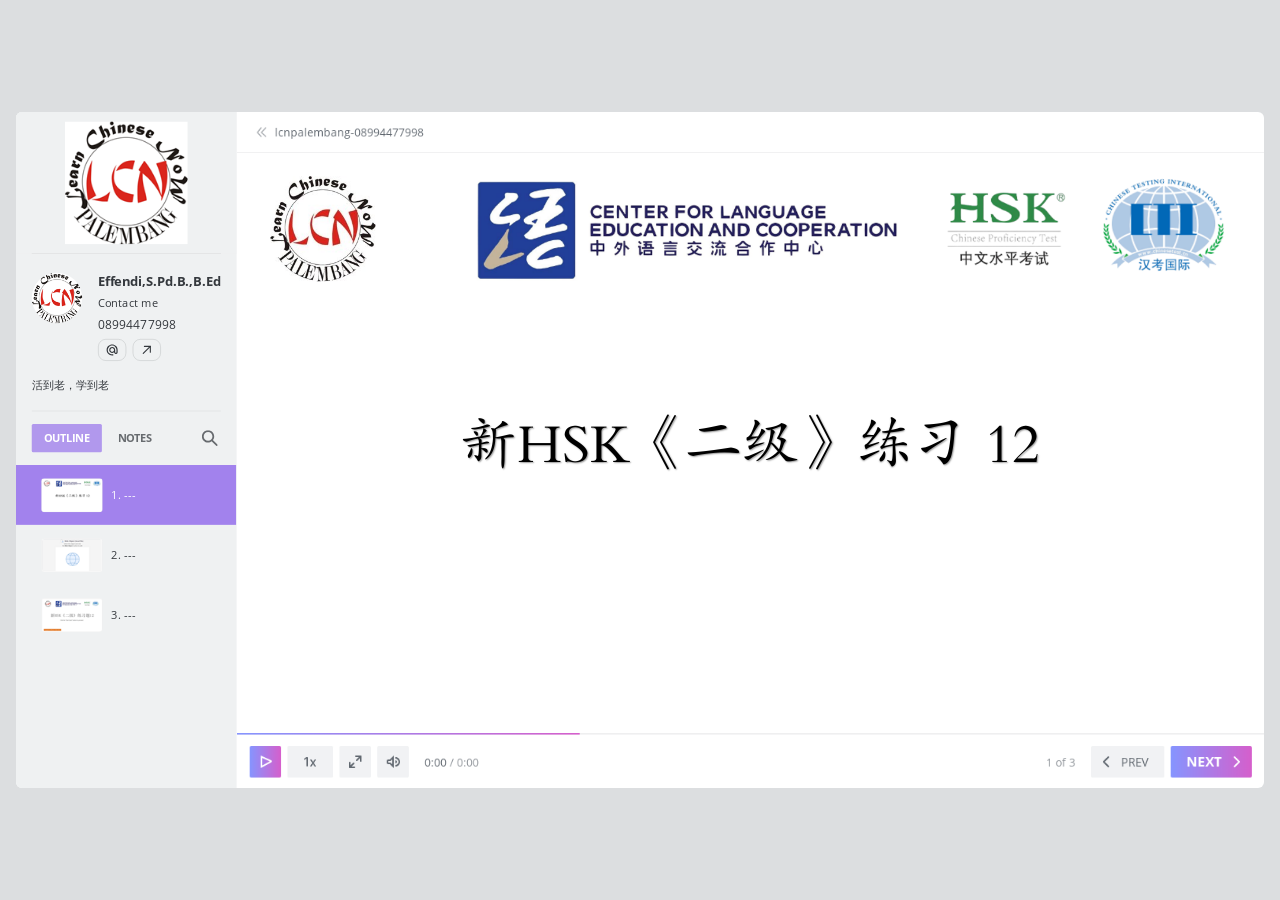
<file: index.html>
<!DOCTYPE html>
<!-- Created with iSpring --><!-- 1576 864 --><!--version 11.7.0.5 --><!--type html --><!--mainFolder ./ -->
<html style=background-color:#dcdee0;>
<head>
    <meta http-equiv="Content-Type" content="text/html;charset=utf-8"/><meta name="viewport" content="width=device-width,initial-scale=1,minimum-scale=1,maximum-scale=1,user-scalable=no"/><meta name="format-detection" content="telephone=no"/><meta name="apple-mobile-web-app-capable" content="yes"/><meta name="apple-mobile-web-app-status-bar-style" content="black"/><meta http-equiv="X-UA-Compatible" content="IE=edge"/><meta name="msapplication-tap-highlight" content="no"/><title>NEW HSK2 LESSON 12</title><link rel="apple-touch-icon-precomposed" href="data/apple-touch-icon.png"/><link rel="shortcut icon" type="image/ico" href="data/favicon.ico"/><style>body {background-color:#dcdee0;}#spr0_1453fa {display:none;}</style>
    
    
    <style>
		#playerView {
			position:absolute;
			-webkit-tap-highlight-color:rgba(0,0,0,0);
			-webkit-user-select:none;
			-moz-user-select:none;
			-webkit-touch-callout:none;
			-webkit-user-drag:none;
		}
		#playerView * {
			position:absolute;
		}
		#preloader {
			width: 50px;
			height: 50px;
			position: absolute;
			top: 0;
			left: 0;
			bottom: 0;
			right: 0;
			margin: auto;
			border-radius: 10px;
			background-color: rgba(0, 0, 0, 0.5);
		}

		#preloader::after {
			content: '';
			position: absolute;
			background: url([data-uri]);
			background-size: cover;
			top: 0;
			left: 0;
			bottom: 0;
			right: 0;
			animation: preloader_spin 1s infinite linear;
			-webkit-animation: preloader_spin 1s infinite linear;
		}

		@keyframes preloader_spin { 0% {transform: rotate(0deg);} 100% {transform: rotate(360deg);} }
		@-webkit-keyframes preloader_spin { 0% {-webkit-transform: rotate(0deg);} 100% {-webkit-transform: rotate(360deg);}}
    </style>
</head>
<body>
	<div id="preloader"></div>
	<script src="data/browsersupport.js?16234AFF"></script>
	<script src="data/player.js?16234AFF"></script>
    <div id="content"></div>
    <div id="spr0_1453fa"></div>
    <script>
		document.addEventListener("DOMContentLoaded", () => (function(startup){
			function start(savedPresentationState)
			{
				var presInfo = "eNrVWktv28gd/yqEitwsRZSol3to+VJMmBa1ImUnmwQCJY6kWVOkwoccr2EgRS9Fu+eee9qeCuyhl+7203R3u731K/Q/M6REino5zRaoEVvSzG/+79dQeSjh0nnpgW9I3U5DrZZVpVsvC6JcL3fUhlRu8rLQbDWEqsI3HktnpQjAPfWGuzAva5yumqbR4/gabEzIjjvxlraLFmPbm5Wr7U5HEFqtTqcN+3elc77Wrp6V5qXzVg1eJ4Cf+AEyl8GIr9drVaEJsOWqdF6r8s2zUkzkwmEY4wiNeL7SqlRHjV8SSOn89UPJg111OkWeg8/MSt+pSJUzqaI6APgCtmTfi+xJxC0QLIxh4Z9//e7H333zrw+/+fffv/rxL1+z90yu0jyKludvnr95PsZRxb1/8zyrB2DQlmq/ni1s7FYm/[base64]//Aaq/Pcffv/Dt1/99O2fv//wh5++++0Pf/sTq/dLegBRjcj7SrXKUwJCpSV0WkIDqr3QaNVaNVTmeVKGcGK/128TGzNzOMnhKvsRktOsdjCPYPoOrEBJhHN7icJkyWT0rtnLffJyy16n7OXOZ+C86VvtltgV2s1yq1mtloWmzJc7fKNabnaaXbmqNtS2KOwwfW2n6Wv7TV97oun/3wz7QG1x54/4URXUjNfK3/[base64]/[base64]/aU9wREUZKgF0f2S3E1MQ9cUOnAQAioM6ciLNnTESYRXKEdNrLVrqvJR1C78FQpyxBRFramNJxCz0PsoR6Eu1Nt15YkUdqjVpT9PpFNUSKgJbUE9hYwO16j/xmFLe7bP4YqsqGr12HnasfZQOMkajELBI00easlR7gFe2MG9FEeR7+WFcNAsQADuQAbMAgh2MDYbFlIO7WansSUdydmN/s1GV5bz+2/XMrwYiIqm9qwDYqz9msrCt//nwtBczxm23WnWFClLqXrMsJRIMUpbMK1KzadQKnj5tAjZJlEU5SQ6IZr4nrMnXjakIGm6wseSKooGg3zjaHHapld020eJtcdxHyPSxyXoDiJFcU6g9Ei6lBcFvtu3PUQfJXn2Cs/sCPvele8Q6PjeJDchMtosAx8yLgwlm3JCnj12kZPOIwuGXwIC8pCSsPACudijDyLm/p1uj5G7vlavcIjhfDrFUIQsM402l3BY7IF66XJys4dVI44o6SyyD0Wvb8chygLJ4hgiaWBHqEimH6BVcXWA7rDn5GhTK/TixRgFYRZK1w3PvS9SIeoH2YVr340XSGYm32eHKWx37QV277cmywX2cHiLPTkOI3+Bv6QmVlMnJKL6zCxrf87xbO7Cb3SN0R1yVGCN0VqBRexG2EUrtJbGoxpuwUJkB5P5+tHJHDCejVNX0oums2FJNBUjHU2jrO6kpWY/9/wIhTsdmnMOiSUUaN7U37lxDYz9tfLbpoxw5G7kGlMHheyOm3xI5UwITPw4CJFFjl1naWVV2MML0i/ExP8lvsKTJNUIz740EmVZNU1N0tWRONDEkS5Kqj6SRPlyZBkjSX2h9Uiv8bkI/s0RN0Yz7HnYm3H+lC7QJxHk+fNeWoZlGVejvthTdSAl+aDagiNZeuBQT7zWXoiWZvRG0hDO90zyFcA6+7nUWgdImKplab0X5KA4mUBhwGPsQqWBQTyKQIHDh6ECqaQUHdPOMvpr1Sx/uVuvoaIZoNJgwDSiJ4lYsYN9zrODgCpVOJcxQk99aSWWIIYgdfkAuj9QrzdoUkSwHxf1NS+13kjtiVTGZFnTNevV6Mqg2ltx4HFgbTtnP1pKD9HqGYMrUc8TmU5PpgLSmzDXqINR/8KwDKYBSyiOfq1RPEa8NeqNjO5INoYwEiWO4559NlRNZsDhlaQOnpGofWYZFoiXbpnPCvSugdwuh9F8PuCwGxGkvhIHl0wReaDCgjK60awL8u1QgKDIO9wdjuYcNmHCgSxCK9uNWUynOcqoWpYoX1yBHUaKIQ/pG3MoWZqlE6Mq/[base64]/[base64]/sMrx9z3l+xNnOyvYmZHCbkLsHdw97DnboHvEtFYd8c8DZUZKBSVUAkurLZ5WdbHNpvc/tdhShxTI6xoGYKZFyPzMSlfs5naLIITamDKPLAIa0T2POEMPVhdWbE426FuDJhj3K6yS9n2Dij2OYTHSyoetiH8qhpJF0NuHeAtkfhts4FUo+rZfk/7wUNl9CJ1KyJBZ+OrxsUD0D5OnSouFzmwmSXta2oDeqZGoW6b43aBziKKFFg+/[base64]/dzkzTyWObAmST/EmR2FUhLJjt19OvbogKGwl133bAGP/48DWDsQtQkhkQruxzJlhX9EL0+PgfgUmA2Q==";
				PresentationPlayer.start(presInfo, "content", "playerView", onPlayerInit, savedPresentationState);
				function onPlayerInit(player)
				{
					(function(player){
	(function(player)
{
	function findConnector(win)
	{
		var retries = 0;
		while (!win.ispringPresentationConnector && win.parent && win.parent != win)
		{
			++retries;
			if (retries > 7)
			{
				return null;
			}

			win = win.parent;
		}
		return win.ispringPresentationConnector;
	}

	function getConnector()
	{
		var api = findConnector(window);
		if (!api && window.opener && (typeof(window.opener) != "undefined"))
		{
			api = findConnector(window.opener);
		}
		return api;
	}

	try
	{
		var connector = getConnector();
		if (connector)
		{
			connector.register(player);
		}
	}
	catch (e) {}
})(player);

})(player);

					var preloader = document.getElementById("preloader");
					preloader.parentNode.removeChild(preloader);
				}
			}

			if (startup)
				startup(start);
			else
				start();
		})());
    </script>
</body>
</html>
</file>
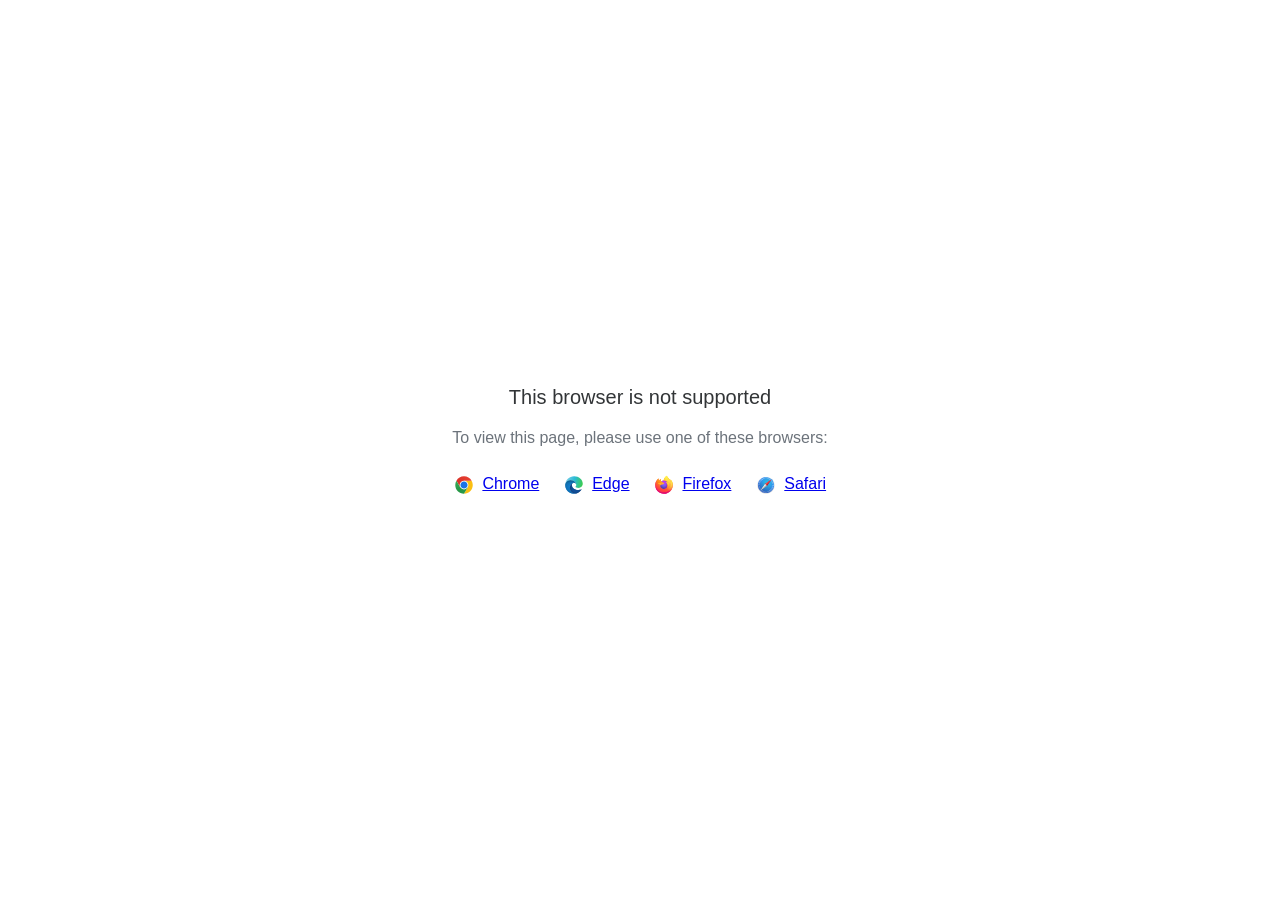
<file: data/html5-unsupported.html>
<html>
<head>
    <meta http-equiv="Content-Type" content="text/html;charset=utf-8"/>
    <meta name="viewport" content="width=device-width,initial-scale=1,maximum-scale=1">
    <meta name="format-detection" content="telephone=no">
    <meta name="apple-mobile-web-app-capable" content="yes">
    <meta name="apple-mobile-web-app-status-bar-style" content="black">
    <meta http-equiv="X-UA-Compatible" content="IE=edge">
    <meta name="msapplication-tap-highlight" content="no" />
    <title>Page Not Available</title>
    <style>
        body {
            background: #fff;
        }

        .banner {
            position: absolute;
            top: 50%;
            left: 50%;
            margin-left: -235px;
            margin-top: -67px;
            width: 470px;
            text-align: center;
            font-family: Roboto, Arial, Helvetica, sans-serif;
        }

        .title {
            margin-bottom: 16px;
            font-size: 20px;
            font-weight: 500;
            color: #323537;
            line-height: 28px;
        }

        .text {
            margin-bottom: 26px;
            font-size: 16px;
            color: #6C737B;
            line-height: 22px;
        }

        .browsers svg, .browsers a {
            display: inline-block;
            vertical-align: top;
        }

        .browsers a {
            font-size: 16px;
            margin-right: 20px;
            margin-left: 4px;
        }

        .browsers :last-child {
            margin-right: 0;
        }
    </style>
</head>
<body>
    <div class="banner">
        <div class="title">This browser is not supported</div>
        <div class="text">To view this page, please use one of these browsers:</div>
        <div class="browsers">
            <svg width="20" height="20" viewBox="0 0 20 20" fill="none" xmlns="http://www.w3.org/2000/svg">
                <path d="M10.0001 10.0001L13.789 12.1875L10.0001 18.7501C14.8326 18.7501 18.7501 14.8326 18.7501 10.0001C18.7501 8.40581 18.3216 6.91244 17.5766 5.625H10L10.0001 10.0001Z" fill="#FBBF12"/>
                <path d="M9.99999 1.25C6.76136 1.25 3.93585 3.01077 2.42285 5.6261L6.21103 12.1876L9.99999 10.0001V5.62507H17.5766C16.0634 3.01039 13.2382 1.25 9.99999 1.25Z" fill="url(#paint0_linear_579_2699)"/>
                <path d="M1.25005 10C1.25005 14.8325 5.16742 18.75 10 18.75L13.789 12.1875L10 10L6.21109 12.1875L2.42291 5.62598C1.67833 6.91306 1.25 8.40588 1.25 9.99988" fill="url(#paint1_linear_579_2699)"/>
                <path d="M14.3751 10.0001C14.3751 12.4163 12.4163 14.3751 10.0001 14.3751C7.58381 14.3751 5.625 12.4163 5.625 10.0001C5.625 7.58381 7.58381 5.625 10.0001 5.625C12.4163 5.625 14.3751 7.58381 14.3751 10.0001Z" fill="white"/>
                <path d="M13.5548 10.0001C13.5548 11.9633 11.9633 13.5548 10.0001 13.5548C8.03686 13.5548 6.44531 11.9633 6.44531 10.0001C6.44531 8.03686 8.03686 6.44531 10.0001 6.44531C11.9633 6.44531 13.5548 8.03686 13.5548 10.0001Z" fill="#1A73E8"/>
                <defs>
                    <linearGradient id="paint0_linear_579_2699" x1="5.04786" y1="6.71874" x2="12.965" y2="6.71874" gradientUnits="userSpaceOnUse">
                        <stop stop-color="#DB3328"/>
                        <stop offset="1" stop-color="#E53D30"/>
                    </linearGradient>
                    <linearGradient id="paint1_linear_579_2699" x1="4.58454" y1="7.18406" x2="7.82938" y2="12.8043" gradientUnits="userSpaceOnUse">
                        <stop stop-color="#32A651"/>
                        <stop offset="1" stop-color="#279847"/>
                    </linearGradient>
                </defs>
            </svg>
            <a href="https://www.google.com/chrome">Chrome</a>
            <svg width="20" height="20" viewBox="0 0 20 20" fill="none" xmlns="http://www.w3.org/2000/svg">
                <path d="M12.2449 9.92045C12.2449 8.25 10.5088 5.36648 6.59777 5.36648C2.68671 5.36648 1.25 8.62784 1.25 10.0199C1.25 5.0483 5.30074 1.25 10.1097 1.25C14.9188 1.25 18.75 4.84943 18.75 8.50852C18.75 11.7699 16.2956 12.9034 14.3002 12.9034C12.9832 12.9034 11.4866 12.4659 11.4866 11.7699C11.4866 11.233 12.2449 11.233 12.2449 9.92045Z" fill="url(#paint0_linear_579_2709)"/>
                <path d="M6.59777 5.36646C10.5088 5.36646 12.2449 8.24998 12.2449 9.92043C12.2449 9.93342 12.2448 9.94627 12.2446 9.95901C12.2249 8.84657 11.4738 7.79259 9.99002 7.79259C8.11431 7.79259 5.5801 10.338 5.91933 13.5C6.19087 16.031 8.33381 19.4261 12.9832 18.2329C12.9832 18.2329 12.1052 18.75 9.6508 18.75C5.30074 18.75 1.25 14.7727 1.25 10.2187C1.25 10.0981 1.25184 9.97975 1.25555 9.8637C1.35584 8.39889 2.82648 5.36646 6.59777 5.36646Z" fill="url(#paint1_linear_579_2709)"/>
                <path d="M6.59777 5.36646C10.5088 5.36646 12.2449 8.24998 12.2449 9.92043C12.2449 9.93342 12.2448 9.94627 12.2446 9.95901C12.2249 8.84657 11.4738 7.79259 9.99002 7.79259C8.11431 7.79259 5.5801 10.338 5.91933 13.5C6.19087 16.031 8.33381 19.4261 12.9832 18.2329C12.9832 18.2329 12.1052 18.75 9.6508 18.75C5.30074 18.75 1.25 14.7727 1.25 10.2187C1.25 10.0981 1.25184 9.97975 1.25555 9.8637C1.35584 8.39889 2.82648 5.36646 6.59777 5.36646Z" fill="url(#paint2_radial_579_2709)"/>
                <path d="M12.4415 18.4371C14.9324 17.7576 16.712 15.6377 17.0338 15.2101C17.393 14.7328 17.4928 14.4345 17.393 14.3351C17.2932 14.2357 17.1536 14.2555 16.7944 14.4345C16.4352 14.6135 14.32 15.4885 11.9056 14.7527C9.49107 14.0169 7.83486 12.1078 7.83486 9.99987C7.83486 8.36919 9.23166 7.79248 9.98993 7.79248C8.11422 7.79248 5.58001 10.3379 5.91923 13.4999C6.19077 16.0309 8.33371 19.426 12.9831 18.2328C12.9831 18.2328 12.821 18.3283 12.4415 18.4371Z" fill="#0E458A"/>
                <path d="M12.4415 18.4371C14.9324 17.7576 16.712 15.6377 17.0338 15.2101C17.393 14.7328 17.4928 14.4345 17.393 14.3351C17.2932 14.2357 17.1536 14.2555 16.7944 14.4345C16.4352 14.6135 14.32 15.4885 11.9056 14.7527C9.49107 14.0169 7.83486 12.1078 7.83486 9.99987C7.83486 8.36919 9.23166 7.79248 9.98993 7.79248C8.11422 7.79248 5.58001 10.3379 5.91923 13.4999C6.19077 16.0309 8.33371 19.426 12.9831 18.2328C12.9831 18.2328 12.821 18.3283 12.4415 18.4371Z" fill="url(#paint3_radial_579_2709)"/>
                <defs>
                    <linearGradient id="paint0_linear_579_2709" x1="17.7323" y1="11.5909" x2="0.61762" y2="7.54779" gradientUnits="userSpaceOnUse">
                        <stop stop-color="#3BCC50"/>
                        <stop offset="0.489583" stop-color="#2ABAD6"/>
                        <stop offset="1" stop-color="#7DCFE7"/>
                    </linearGradient>
                    <linearGradient id="paint1_linear_579_2709" x1="7.11659" y1="5.36646" x2="7.11659" y2="18.75" gradientUnits="userSpaceOnUse">
                        <stop stop-color="#035989"/>
                        <stop offset="0.265625" stop-color="#1175B6"/>
                        <stop offset="1" stop-color="#0470CF"/>
                    </linearGradient>
                    <radialGradient id="paint2_radial_579_2709" cx="0" cy="0" r="1" gradientUnits="userSpaceOnUse" gradientTransform="translate(6.83723 11.8693) rotate(59.2143) scale(5.92595 5.93561)">
                        <stop stop-color="#1284D8"/>
                        <stop offset="0.813899" stop-color="#1170B2" stop-opacity="0.767762"/>
                        <stop offset="1" stop-color="#0E649B" stop-opacity="0.65"/>
                    </radialGradient>
                    <radialGradient id="paint3_radial_579_2709" cx="0" cy="0" r="1" gradientUnits="userSpaceOnUse" gradientTransform="translate(11.6661 13.4999) rotate(77.9982) scale(4.79806 5.18015)">
                        <stop stop-color="#104890"/>
                        <stop offset="0.69943" stop-color="#12529E" stop-opacity="0.70624"/>
                        <stop offset="1" stop-color="#0E4584" stop-opacity="0.58"/>
                    </radialGradient>
                </defs>
            </svg>
            <a href="https://www.microsoft.com/edge">Edge</a>
            <svg width="20" height="20" viewBox="0 0 20 20" fill="none" xmlns="http://www.w3.org/2000/svg">
                <path d="M18.1191 6.70405C17.7385 5.78587 16.967 4.79462 16.3615 4.4815C16.8544 5.4501 17.1395 6.42162 17.2485 7.14652C17.2485 7.14652 17.2485 7.15163 17.2503 7.16113C16.2598 4.6861 14.5798 3.68791 13.2079 1.51504C13.1383 1.40543 13.069 1.29582 13.0012 1.17854C12.963 1.1124 12.932 1.05248 12.905 0.995851C12.8481 0.885984 12.8042 0.76987 12.7741 0.649844C12.7743 0.644144 12.7725 0.638558 12.7688 0.63417C12.7652 0.629782 12.7601 0.626904 12.7544 0.626094C12.749 0.624635 12.7434 0.624635 12.738 0.626094C12.7366 0.626756 12.7352 0.627617 12.734 0.628652C12.7318 0.628652 12.7296 0.63121 12.7274 0.63194L12.7311 0.627191C10.5302 1.91914 9.78353 4.30904 9.71499 5.5049C8.83549 5.56518 7.99455 5.88974 7.30189 6.43623C7.22949 6.37488 7.15379 6.31755 7.07512 6.26451C6.87551 5.56419 6.86708 4.82302 7.0507 4.11832C6.15057 4.52936 5.45059 5.17789 4.94165 5.75189H4.93764C4.5902 5.31089 4.61463 3.85634 4.63432 3.55272C4.63031 3.53372 4.37547 3.68535 4.34266 3.70837C4.03608 3.92756 3.7495 4.17357 3.48628 4.4435C3.18675 4.74784 2.9131 5.07672 2.66818 5.42671C2.1047 6.22702 1.70509 7.13132 1.49244 8.08735C1.48843 8.10635 1.48478 8.12608 1.48077 8.14544C1.46437 8.22254 1.40494 8.60946 1.39437 8.6935V8.71286C1.3169 9.11266 1.26865 9.5176 1.25 9.92444V9.96938C1.25 14.8186 5.17279 18.75 10.0114 18.75C14.345 18.75 17.943 15.5968 18.6477 11.455C18.6623 11.3428 18.6743 11.2295 18.6875 11.1163C18.8617 9.61022 18.6681 8.02743 18.1191 6.70405ZM8.02046 13.5774C8.06129 13.5968 8.09994 13.6183 8.14186 13.6373L8.14769 13.641C8.10577 13.6205 8.06311 13.5993 8.02082 13.5774H8.02046ZM17.251 7.16515V7.15675V7.16625V7.16515Z" fill="url(#paint0_linear_579_2717)"/>
                <path d="M18.119 6.704C17.7384 5.78582 16.9669 4.79457 16.3614 4.48145C16.8543 5.45005 17.1394 6.42157 17.2484 7.14647V7.16437C18.0752 9.41067 17.6246 11.695 16.9757 13.0907C15.9716 15.25 13.541 17.4635 9.73602 17.3557C5.62839 17.2388 2.0071 14.1802 1.33082 10.1776C1.20759 9.54586 1.33082 9.22543 1.39279 8.71281C1.31733 9.10778 1.28853 9.22214 1.25098 9.92439V9.96933C1.25098 14.8185 5.17377 18.7499 10.0124 18.7499C14.346 18.7499 17.944 15.5968 18.6487 11.4549C18.6633 11.3428 18.6753 11.2295 18.6884 11.1162C18.8616 9.61017 18.668 8.02738 18.119 6.704Z" fill="url(#paint1_radial_579_2717)"/>
                <path d="M18.119 6.704C17.7384 5.78582 16.9669 4.79457 16.3614 4.48145C16.8543 5.45005 17.1394 6.42157 17.2484 7.14647V7.16437C18.0752 9.41067 17.6246 11.695 16.9757 13.0907C15.9716 15.25 13.541 17.4635 9.73602 17.3557C5.62839 17.2388 2.0071 14.1802 1.33082 10.1776C1.20759 9.54586 1.33082 9.22543 1.39279 8.71281C1.31733 9.10778 1.28853 9.22214 1.25098 9.92439V9.96933C1.25098 14.8185 5.17377 18.7499 10.0124 18.7499C14.346 18.7499 17.944 15.5968 18.6487 11.4549C18.6633 11.3428 18.6753 11.2295 18.6884 11.1162C18.8616 9.61017 18.668 8.02738 18.119 6.704Z" fill="url(#paint2_radial_579_2717)"/>
                <path d="M13.8612 7.73587C13.8806 7.74939 13.8977 7.7629 13.9159 7.77642C13.696 7.38513 13.4221 7.02694 13.1022 6.71246C10.3788 3.98314 12.3884 0.794172 12.7271 0.631947L12.7307 0.627197C10.5298 1.91915 9.78314 4.30905 9.7146 5.50491C9.81668 5.49797 9.9184 5.4892 10.0223 5.4892C11.6647 5.4892 13.0953 6.39459 13.8612 7.73587Z" fill="url(#paint3_radial_579_2717)"/>
                <path d="M10.028 8.28118C10.0138 8.5004 9.24382 9.25307 8.97441 9.25307C6.48292 9.25307 6.07861 10.7635 6.07861 10.7635C6.18798 12.0357 7.07244 13.0833 8.14245 13.6375C8.19131 13.6627 8.24052 13.6854 8.28828 13.708C8.37396 13.7446 8.46 13.7811 8.54567 13.8136C8.91262 13.9433 9.29689 14.0172 9.68568 14.0329C14.0525 14.2382 14.8991 8.80001 11.7473 7.22087C12.5541 7.08021 13.3919 7.40575 13.8597 7.73495C13.0941 6.39367 11.6631 5.48828 10.0207 5.48828C9.91682 5.48828 9.81511 5.49705 9.71303 5.50399C8.83417 5.56502 7.99404 5.88994 7.30212 6.43642C7.43591 6.55005 7.58685 6.70131 7.90439 7.0148C8.5001 7.60378 10.0247 8.20993 10.028 8.28118Z" fill="url(#paint4_radial_579_2717)"/>
                <path d="M10.028 8.28118C10.0138 8.5004 9.24382 9.25307 8.97441 9.25307C6.48292 9.25307 6.07861 10.7635 6.07861 10.7635C6.18798 12.0357 7.07244 13.0833 8.14245 13.6375C8.19131 13.6627 8.24052 13.6854 8.28828 13.708C8.37396 13.7446 8.46 13.7811 8.54567 13.8136C8.91262 13.9433 9.29689 14.0172 9.68568 14.0329C14.0525 14.2382 14.8991 8.80001 11.7473 7.22087C12.5541 7.08021 13.3919 7.40575 13.8597 7.73495C13.0941 6.39367 11.6631 5.48828 10.0207 5.48828C9.91682 5.48828 9.81511 5.49705 9.71303 5.50399C8.83417 5.56502 7.99404 5.88994 7.30212 6.43642C7.43591 6.55005 7.58685 6.70131 7.90439 7.0148C8.5001 7.60378 10.0247 8.20993 10.028 8.28118Z" fill="url(#paint5_radial_579_2717)"/>
                <path d="M6.89479 6.14439C6.96588 6.19043 7.02421 6.22916 7.07708 6.2646C6.87746 5.56428 6.86903 4.82311 7.05265 4.11841C6.15252 4.52945 5.45255 5.17799 4.9436 5.75198C4.9848 5.75089 6.2557 5.72787 6.89479 6.14439Z" fill="url(#paint6_radial_579_2717)"/>
                <path d="M1.33119 10.1776C2.00747 14.1802 5.62876 17.2388 9.7393 17.3557C13.5443 17.4635 15.9735 15.25 16.979 13.0907C17.6279 11.6946 18.0785 9.41068 17.2517 7.16437V7.14756C17.2517 7.14976 17.2517 7.15268 17.2535 7.16218C17.5641 9.1962 16.532 11.1667 14.9184 12.4992C14.9167 12.5029 14.9152 12.5067 14.9137 12.5105C11.7692 15.0765 8.76042 14.0586 8.15123 13.6431C8.10893 13.6227 8.06628 13.6015 8.02399 13.5796C6.19056 12.7027 5.43334 11.0274 5.59558 9.5919C4.04797 9.5919 3.52007 8.28314 3.52007 8.28314C3.52007 8.28314 4.90982 7.29006 6.74143 8.1538C8.43778 8.95396 10.031 8.2835 10.031 8.28314C10.0277 8.21189 8.50304 7.60391 7.90842 7.01676C7.59088 6.70327 7.43995 6.55201 7.30615 6.43838C7.23375 6.37702 7.15805 6.3197 7.07939 6.26665C7.02725 6.23012 6.97001 6.19358 6.8971 6.14645C6.25801 5.72992 4.98711 5.75294 4.94518 5.75404H4.94117C4.59374 5.31303 4.61816 3.85849 4.63785 3.55487C4.63384 3.53587 4.379 3.68749 4.34619 3.71051C4.03961 3.92971 3.75303 4.17571 3.48981 4.44564C3.19028 4.74999 2.91663 5.07887 2.67171 5.42886C2.10823 6.22916 1.70862 7.13347 1.49597 8.08949C1.48904 8.1063 1.17734 9.47023 1.33119 10.1776Z" fill="url(#paint7_radial_579_2717)"/>
                <path d="M13.1024 6.71246C13.4222 7.02693 13.6962 7.38513 13.9161 7.77642C13.9616 7.81071 14.0055 7.8473 14.0473 7.88603C16.0335 9.71873 14.9945 12.3132 14.9154 12.4996C16.529 11.1671 17.5611 9.19662 17.2505 7.16259C16.2599 4.6861 14.58 3.68791 13.2081 1.51504C13.1385 1.40543 13.0692 1.29582 13.0014 1.17854C12.9631 1.1124 12.9321 1.05248 12.9051 0.995851C12.8483 0.885984 12.8044 0.76987 12.7742 0.649844C12.7745 0.644144 12.7726 0.638559 12.769 0.63417C12.7653 0.629782 12.7602 0.626904 12.7546 0.626094C12.7492 0.624635 12.7435 0.624635 12.7382 0.626094C12.7367 0.626756 12.7354 0.627617 12.7341 0.628652C12.732 0.628652 12.7298 0.63121 12.7276 0.63194C12.3885 0.794165 10.379 3.98313 13.1024 6.71246Z" fill="url(#paint8_radial_579_2717)"/>
                <path d="M14.0464 7.88413C14.0046 7.8454 13.9608 7.80882 13.9152 7.77452C13.8973 7.761 13.8787 7.74748 13.8605 7.73396C13.3928 7.40513 12.555 7.07922 11.7482 7.21989C14.8995 8.79902 14.0534 14.2372 9.68654 14.0319C9.29775 14.0163 8.91348 13.9424 8.54653 13.8126C8.46085 13.7805 8.37481 13.7451 8.28914 13.7071C8.23956 13.6844 8.19034 13.6618 8.14331 13.6365L8.14914 13.6402C8.75834 14.0567 11.7671 15.0746 14.9116 12.5075C14.9116 12.5075 14.9134 12.5028 14.9163 12.4962C14.9943 12.3132 16.0334 9.71866 14.0464 7.88413Z" fill="url(#paint9_radial_579_2717)"/>
                <path d="M6.07833 10.7635C6.07833 10.7635 6.48264 9.25306 8.97412 9.25306C9.24354 9.25306 10.0135 8.49966 10.0277 8.28117C10.0419 8.06268 8.43455 8.95199 6.7382 8.15183C4.90659 7.28809 3.51685 8.28117 3.51685 8.28117C3.51685 8.28117 4.04475 9.58993 5.59235 9.58993C5.43012 11.0255 6.18733 12.6992 8.02076 13.5776C8.06159 13.597 8.10024 13.6185 8.14217 13.6375C7.07215 13.0843 6.18879 12.0357 6.07833 10.7635Z" fill="url(#paint10_radial_579_2717)"/>
                <path d="M18.1191 6.70405C17.7385 5.78587 16.967 4.79462 16.3615 4.4815C16.8544 5.4501 17.1395 6.42162 17.2485 7.14652C17.2485 7.14652 17.2485 7.15163 17.2503 7.16113C16.2598 4.6861 14.5798 3.68791 13.2079 1.51504C13.1383 1.40543 13.069 1.29582 13.0012 1.17854C12.963 1.1124 12.932 1.05248 12.905 0.995851C12.8481 0.885984 12.8042 0.76987 12.7741 0.649844C12.7743 0.644144 12.7725 0.638558 12.7688 0.63417C12.7652 0.629782 12.7601 0.626904 12.7544 0.626094C12.749 0.624635 12.7434 0.624635 12.738 0.626094C12.7366 0.626756 12.7352 0.627617 12.734 0.628652C12.7318 0.628652 12.7296 0.63121 12.7274 0.63194L12.7311 0.627191C10.5302 1.91914 9.78353 4.30904 9.71499 5.5049C9.81707 5.49796 9.91878 5.48919 10.0227 5.48919C11.6651 5.48919 13.0957 6.39458 13.8616 7.73586C13.3939 7.40703 12.5561 7.08111 11.7493 7.22178C14.9007 8.80092 14.0545 14.2391 9.68764 14.0338C9.29885 14.0182 8.91458 13.9443 8.54763 13.8145C8.46196 13.7824 8.37592 13.747 8.29024 13.709C8.24066 13.6863 8.19144 13.6636 8.14441 13.6384L8.15025 13.6421C8.10796 13.6216 8.0653 13.6004 8.02301 13.5785C8.06384 13.5979 8.10249 13.6194 8.14441 13.6384C7.07221 13.0842 6.18885 12.0356 6.07839 10.7633C6.07839 10.7633 6.4827 9.25288 8.97418 9.25288C9.2436 9.25288 10.0136 8.49949 10.0278 8.28099C10.0245 8.20975 8.49987 7.60177 7.90525 7.01462C7.58771 6.70113 7.43678 6.54986 7.30298 6.43623C7.23058 6.37488 7.15488 6.31755 7.07622 6.26451C6.87661 5.56419 6.86817 4.82302 7.05179 4.11832C6.15166 4.52936 5.45169 5.17789 4.94275 5.75189H4.93874C4.5913 5.31089 4.61572 3.85634 4.63541 3.55272C4.6314 3.53372 4.37657 3.68535 4.34375 3.70837C4.03717 3.92756 3.75059 4.17357 3.48738 4.4435C3.18785 4.74784 2.9142 5.07672 2.66928 5.42671C2.1058 6.22702 1.70618 7.13132 1.49353 8.08735C1.48952 8.10635 1.48588 8.12608 1.48187 8.14544C1.46546 8.22254 1.39109 8.61494 1.38088 8.69898C1.38088 8.70556 1.38088 8.69277 1.38088 8.69898C1.31262 9.10444 1.26891 9.51368 1.25 9.92444V9.96938C1.25 14.8186 5.17279 18.75 10.0114 18.75C14.345 18.75 17.943 15.5968 18.6477 11.455C18.6623 11.3428 18.6743 11.2295 18.6875 11.1163C18.8617 9.61022 18.6681 8.02743 18.1191 6.70405ZM17.25 7.15492V7.16442V7.15492Z" fill="url(#paint11_linear_579_2717)"/>
                <defs>
                    <linearGradient id="paint0_linear_579_2717" x1="16.9594" y1="3.43288" x2="2.3837" y2="17.4648" gradientUnits="userSpaceOnUse">
                        <stop offset="0.05" stop-color="#FFF44F"/>
                        <stop offset="0.11" stop-color="#FFE847"/>
                        <stop offset="0.22" stop-color="#FFC830"/>
                        <stop offset="0.37" stop-color="#FF980E"/>
                        <stop offset="0.4" stop-color="#FF8B16"/>
                        <stop offset="0.46" stop-color="#FF672A"/>
                        <stop offset="0.53" stop-color="#FF3647"/>
                        <stop offset="0.7" stop-color="#E31587"/>
                    </linearGradient>
                    <radialGradient id="paint1_radial_579_2717" cx="0" cy="0" r="1" gradientUnits="userSpaceOnUse" gradientTransform="translate(16.287 2.63668) scale(18.2654 18.3055)">
                        <stop offset="0.13" stop-color="#FFBD4F"/>
                        <stop offset="0.19" stop-color="#FFAC31"/>
                        <stop offset="0.25" stop-color="#FF9D17"/>
                        <stop offset="0.28" stop-color="#FF980E"/>
                        <stop offset="0.4" stop-color="#FF563B"/>
                        <stop offset="0.47" stop-color="#FF3750"/>
                        <stop offset="0.71" stop-color="#F5156C"/>
                        <stop offset="0.78" stop-color="#EB0878"/>
                        <stop offset="0.86" stop-color="#E50080"/>
                    </radialGradient>
                    <radialGradient id="paint2_radial_579_2717" cx="0" cy="0" r="1" gradientUnits="userSpaceOnUse" gradientTransform="translate(9.61279 10.1202) scale(18.2654 18.3055)">
                        <stop offset="0.3" stop-color="#960E18"/>
                        <stop offset="0.35" stop-color="#B11927" stop-opacity="0.74"/>
                        <stop offset="0.43" stop-color="#DB293D" stop-opacity="0.34"/>
                        <stop offset="0.5" stop-color="#F5334B" stop-opacity="0.09"/>
                        <stop offset="0.53" stop-color="#FF3750" stop-opacity="0"/>
                    </radialGradient>
                    <radialGradient id="paint3_radial_579_2717" cx="0" cy="0" r="1" gradientUnits="userSpaceOnUse" gradientTransform="translate(11.8153 -1.51753) scale(13.2325 13.2615)">
                        <stop offset="0.13" stop-color="#FFF44F"/>
                        <stop offset="0.25" stop-color="#FFDC3E"/>
                        <stop offset="0.51" stop-color="#FF9D12"/>
                        <stop offset="0.53" stop-color="#FF980E"/>
                    </radialGradient>
                    <radialGradient id="paint4_radial_579_2717" cx="0" cy="0" r="1" gradientUnits="userSpaceOnUse" gradientTransform="translate(7.59304 14.9021) scale(8.69686 8.71594)">
                        <stop offset="0.35" stop-color="#3A8EE6"/>
                        <stop offset="0.47" stop-color="#5C79F0"/>
                        <stop offset="0.67" stop-color="#9059FF"/>
                        <stop offset="1" stop-color="#C139E6"/>
                    </radialGradient>
                    <radialGradient id="paint5_radial_579_2717" cx="0" cy="0" r="1" gradientUnits="userSpaceOnUse" gradientTransform="translate(9.87545 7.94492) rotate(-13.9265) scale(4.60823 5.42407)">
                        <stop offset="0.21" stop-color="#9059FF" stop-opacity="0"/>
                        <stop offset="0.28" stop-color="#8C4FF3" stop-opacity="0.06"/>
                        <stop offset="0.75" stop-color="#7716A8" stop-opacity="0.45"/>
                        <stop offset="0.97" stop-color="#6E008B" stop-opacity="0.6"/>
                    </radialGradient>
                    <radialGradient id="paint6_radial_579_2717" cx="0" cy="0" r="1" gradientUnits="userSpaceOnUse" gradientTransform="translate(9.38226 1.88781) scale(6.25678 6.27051)">
                        <stop stop-color="#FFE226"/>
                        <stop offset="0.12" stop-color="#FFDB27"/>
                        <stop offset="0.3" stop-color="#FFC82A"/>
                        <stop offset="0.5" stop-color="#FFA930"/>
                        <stop offset="0.73" stop-color="#FF7E37"/>
                        <stop offset="0.79" stop-color="#FF7139"/>
                    </radialGradient>
                    <radialGradient id="paint7_radial_579_2717" cx="0" cy="0" r="1" gradientUnits="userSpaceOnUse" gradientTransform="translate(14.3005 -2.08939) scale(26.6943 26.7529)">
                        <stop offset="0.11" stop-color="#FFF44F"/>
                        <stop offset="0.46" stop-color="#FF980E"/>
                        <stop offset="0.62" stop-color="#FF5634"/>
                        <stop offset="0.72" stop-color="#FF3647"/>
                        <stop offset="0.9" stop-color="#E31587"/>
                    </radialGradient>
                    <radialGradient id="paint8_radial_579_2717" cx="0" cy="0" r="1" gradientUnits="userSpaceOnUse" gradientTransform="translate(11.72 0.833589) rotate(84.2447) scale(19.4998 12.7839)">
                        <stop stop-color="#FFF44F"/>
                        <stop offset="0.06" stop-color="#FFE847"/>
                        <stop offset="0.17" stop-color="#FFC830"/>
                        <stop offset="0.3" stop-color="#FF980E"/>
                        <stop offset="0.36" stop-color="#FF8B16"/>
                        <stop offset="0.45" stop-color="#FF672A"/>
                        <stop offset="0.57" stop-color="#FF3647"/>
                        <stop offset="0.74" stop-color="#E31587"/>
                    </radialGradient>
                    <radialGradient id="paint9_radial_579_2717" cx="0" cy="0" r="1" gradientUnits="userSpaceOnUse" gradientTransform="translate(9.23484 4.20996) scale(16.6653 16.7019)">
                        <stop offset="0.14" stop-color="#FFF44F"/>
                        <stop offset="0.48" stop-color="#FF980E"/>
                        <stop offset="0.59" stop-color="#FF5634"/>
                        <stop offset="0.66" stop-color="#FF3647"/>
                        <stop offset="0.9" stop-color="#E31587"/>
                    </radialGradient>
                    <radialGradient id="paint10_radial_579_2717" cx="0" cy="0" r="1" gradientUnits="userSpaceOnUse" gradientTransform="translate(13.6341 5.18793) scale(18.2402 18.2803)">
                        <stop offset="0.09" stop-color="#FFF44F"/>
                        <stop offset="0.23" stop-color="#FFE141"/>
                        <stop offset="0.51" stop-color="#FFAF1E"/>
                        <stop offset="0.63" stop-color="#FF980E"/>
                    </radialGradient>
                    <linearGradient id="paint11_linear_579_2717" x1="16.7844" y1="3.35761" x2="4.38152" y2="15.7337" gradientUnits="userSpaceOnUse">
                        <stop offset="0.17" stop-color="#FFF44F" stop-opacity="0.8"/>
                        <stop offset="0.27" stop-color="#FFF44F" stop-opacity="0.63"/>
                        <stop offset="0.49" stop-color="#FFF44F" stop-opacity="0.22"/>
                        <stop offset="0.6" stop-color="#FFF44F" stop-opacity="0"/>
                    </linearGradient>
                </defs>
            </svg>
            <a href="https://www.mozilla.org/firefox">Firefox</a>
            <svg width="20" height="20" viewBox="0 0 20 20" fill="none" xmlns="http://www.w3.org/2000/svg">
                <path d="M10 18.75C14.8325 18.75 18.75 14.8325 18.75 10C18.75 5.16751 14.8325 1.25 10 1.25C5.16751 1.25 1.25 5.16751 1.25 10C1.25 14.8325 5.16751 18.75 10 18.75Z" fill="url(#paint0_linear_579_2734)"/>
                <path d="M10 18.0938C14.4701 18.0938 18.0938 14.4701 18.0938 10C18.0938 5.52995 14.4701 1.90625 10 1.90625C5.52995 1.90625 1.90625 5.52995 1.90625 10C1.90625 14.4701 5.52995 18.0938 10 18.0938Z" fill="url(#paint1_radial_579_2734)"/>
                <path d="M10.0137 3.87498C9.95897 3.87498 9.91113 3.83399 9.91113 3.7793V2.35057C9.91113 2.29588 9.95897 2.25488 10.0137 2.25488C10.0683 2.25488 10.1162 2.29588 10.1162 2.35057V3.7793C10.1093 3.83399 10.0683 3.87498 10.0137 3.87498Z" fill="#F3F3F3"/>
                <path d="M10.0137 3.88182C9.95214 3.88182 9.9043 3.83397 9.9043 3.77929V2.35058C9.9043 2.29589 9.95214 2.24805 10.0137 2.24805C10.0752 2.24805 10.123 2.29589 10.123 2.35058V3.77929C10.123 3.83397 10.0684 3.88182 10.0137 3.88182ZM10.0137 2.26167C9.96583 2.26167 9.91799 2.30273 9.91799 2.35058V3.77929C9.91799 3.82713 9.95898 3.8682 10.0137 3.8682C10.0615 3.8682 10.1093 3.82713 10.1093 3.77929V2.35058C10.1026 2.30273 10.0615 2.26167 10.0137 2.26167Z" fill="white"/>
                <path d="M10.6972 3.10941C10.6426 3.10257 10.6016 3.06157 10.6016 3.00688L10.6494 2.37108C10.6562 2.31646 10.7041 2.2754 10.7588 2.28224C10.8135 2.28909 10.8545 2.33015 10.8545 2.38484L10.8066 3.02057C10.7998 3.07526 10.7519 3.11626 10.6972 3.10948V3.10941Z" fill="#F3F3F3"/>
                <path d="M10.6973 3.1164C10.6357 3.10955 10.5947 3.06171 10.5947 3.00702L10.6426 2.37123C10.6494 2.31661 10.6973 2.26877 10.7588 2.27554C10.8203 2.28239 10.8613 2.3303 10.8613 2.38492L10.8135 3.02071C10.8066 3.08224 10.7588 3.12324 10.6973 3.1164ZM10.7588 2.28923C10.7109 2.28923 10.663 2.32346 10.663 2.3713L10.6152 3.00709C10.6152 3.05486 10.6494 3.09593 10.7041 3.10271C10.7519 3.10271 10.7998 3.06855 10.7998 3.02071L10.8476 2.38492C10.8476 2.33708 10.8066 2.29608 10.7587 2.28923H10.7588Z" fill="white"/>
                <path d="M11.2099 3.99815C11.1551 3.98447 11.121 3.93662 11.1278 3.88193L11.4081 2.48051C11.4218 2.4259 11.4696 2.39167 11.5243 2.40536C11.579 2.41905 11.6131 2.4669 11.6063 2.52158L11.326 3.923C11.3192 3.97078 11.2645 4.005 11.2098 3.99815H11.2099Z" fill="#F3F3F3"/>
                <path d="M11.2101 4.00462C11.1485 3.99093 11.1144 3.93625 11.1212 3.88156L11.4015 2.48016C11.4152 2.42554 11.4699 2.38447 11.5313 2.39816C11.5928 2.41185 11.6271 2.46654 11.6202 2.52123L11.34 3.92263C11.3263 3.97724 11.2716 4.01147 11.2101 4.00462ZM11.5313 2.41185C11.4835 2.40501 11.4356 2.43231 11.4219 2.48023L11.1418 3.88163C11.1349 3.9294 11.1622 3.97724 11.2169 3.991C11.2647 3.99778 11.3126 3.9704 11.3263 3.92256L11.6065 2.52123C11.6134 2.46654 11.5792 2.42554 11.5313 2.41185Z" fill="white"/>
                <path d="M12.0302 3.38287C12.0172 3.37973 12.0049 3.37405 11.9941 3.36617C11.9832 3.35828 11.9741 3.34834 11.9671 3.33691C11.9601 3.32548 11.9554 3.31279 11.9534 3.29956C11.9513 3.28633 11.9519 3.27282 11.955 3.2598L12.1259 2.64462C12.1395 2.58993 12.1942 2.56255 12.2489 2.57624C12.3036 2.58993 12.3378 2.64462 12.3242 2.69931L12.1532 3.31456C12.1395 3.36918 12.0849 3.39656 12.0302 3.38287Z" fill="#F3F3F3"/>
                <path d="M12.0302 3.38948C11.9756 3.37579 11.9346 3.31426 11.9551 3.25965L12.126 2.64433C12.1396 2.58972 12.2011 2.55549 12.2558 2.56918C12.3105 2.58287 12.3515 2.6444 12.331 2.69902L12.1601 3.31433C12.1464 3.36895 12.0918 3.40317 12.0303 3.38948H12.0302ZM12.2558 2.58972C12.208 2.57603 12.1533 2.6034 12.1396 2.65125L11.9688 3.26642C11.9551 3.31426 11.9824 3.36218 12.0371 3.37579C12.0849 3.38948 12.1396 3.36218 12.1533 3.31433L12.3242 2.69902C12.331 2.65125 12.3037 2.6034 12.2558 2.58964V2.58972Z" fill="white"/>
                <path d="M12.3652 4.34683C12.3105 4.3263 12.2901 4.26477 12.3105 4.21692L12.8574 2.89759C12.8778 2.84975 12.9394 2.82237 12.9872 2.84975C13.042 2.87021 13.0625 2.93181 13.042 2.97958L12.4951 4.29892C12.4746 4.34683 12.413 4.37414 12.3653 4.34683H12.3652Z" fill="#F3F3F3"/>
                <path d="M12.3653 4.35357C12.339 4.34356 12.3178 4.32354 12.3062 4.29791C12.2947 4.27227 12.2938 4.24311 12.3037 4.21681L12.8506 2.89746C12.8711 2.84277 12.9327 2.82224 12.9942 2.84277C13.0205 2.85278 13.0417 2.8728 13.0532 2.89843C13.0648 2.92407 13.0657 2.95323 13.0557 2.97953L12.5089 4.29888C12.4815 4.35357 12.4199 4.38088 12.3653 4.35357ZM12.9874 2.85646C12.9395 2.836 12.8848 2.85646 12.8643 2.90431L12.3174 4.22366C12.2969 4.2715 12.3243 4.31934 12.3721 4.33988C12.4199 4.36034 12.4746 4.33988 12.4952 4.29204L13.0421 2.97268C13.0557 2.93161 13.0352 2.87693 12.9874 2.85646Z" fill="white"/>
                <path d="M13.288 3.90926C13.2401 3.88188 13.2196 3.82719 13.2401 3.77935L13.5272 3.21202C13.5545 3.16411 13.6092 3.14358 13.6639 3.17095C13.7118 3.19833 13.7322 3.25302 13.7118 3.30079L13.4246 3.86819C13.3973 3.91603 13.3426 3.93664 13.2879 3.90926H13.288Z" fill="#F3F3F3"/>
                <path d="M13.288 3.91591C13.2332 3.88853 13.2128 3.827 13.2401 3.77231L13.5272 3.20498C13.5545 3.15022 13.6161 3.12975 13.6707 3.15706C13.7254 3.18444 13.746 3.24597 13.7186 3.30066L13.4315 3.868C13.4041 3.92268 13.3426 3.94322 13.2879 3.91584L13.288 3.91591ZM13.664 3.17075C13.6161 3.15029 13.5614 3.16391 13.5409 3.21175L13.2538 3.77916C13.2333 3.82015 13.2538 3.87484 13.2948 3.90222C13.3426 3.92268 13.3973 3.90906 13.4178 3.86122L13.705 3.29382C13.7254 3.25282 13.705 3.19813 13.664 3.17075Z" fill="white"/>
                <path d="M13.425 4.92103C13.3772 4.88688 13.3635 4.82534 13.3976 4.78435L14.1906 3.60168C14.2179 3.55383 14.2795 3.54699 14.3273 3.57437C14.3752 3.60852 14.3888 3.67005 14.3547 3.71105L13.5617 4.89372C13.5344 4.94156 13.4728 4.95525 13.425 4.92103Z" fill="#F3F3F3"/>
                <path d="M13.4248 4.92767C13.377 4.89352 13.3633 4.82514 13.3907 4.7773L14.1836 3.59466C14.2178 3.54682 14.2793 3.53313 14.334 3.56735C14.3818 3.60151 14.3955 3.66988 14.3682 3.71772L13.5752 4.90036C13.541 4.9482 13.4727 4.96182 13.4248 4.92767ZM14.3271 3.58104C14.2862 3.55367 14.2246 3.56051 14.1973 3.60151L13.4043 4.78414C13.377 4.82507 13.3906 4.87983 13.4317 4.90714C13.4727 4.93451 13.5342 4.92767 13.5615 4.88667L14.3545 3.71088C14.3818 3.66988 14.3682 3.60835 14.3271 3.58104Z" fill="white"/>
                <path d="M14.4229 4.66788C14.3819 4.63366 14.3683 4.57213 14.4024 4.53113L14.7989 4.0321C14.833 3.99117 14.8946 3.98425 14.9355 4.01848C14.9766 4.05263 14.9902 4.11416 14.956 4.15516L14.5596 4.65419C14.5255 4.69519 14.4639 4.70204 14.4229 4.66788H14.4229Z" fill="#F3F3F3"/>
                <path d="M14.4161 4.6747C14.3683 4.64047 14.3614 4.5721 14.3957 4.52425L14.7921 4.02528C14.8262 3.97736 14.8946 3.97052 14.9424 4.01159C14.9903 4.04574 14.9971 4.11412 14.9629 4.16196L14.5665 4.66101C14.5323 4.70885 14.464 4.7157 14.4161 4.6747ZM14.9287 4.02521C14.8878 3.99105 14.8331 3.9979 14.7989 4.0389L14.4024 4.53794C14.3751 4.57894 14.382 4.63363 14.4229 4.66778C14.464 4.70201 14.5186 4.69516 14.5528 4.65416L14.9493 4.15512C14.9767 4.11412 14.9697 4.05259 14.9288 4.02528L14.9287 4.02521Z" fill="white"/>
                <path d="M14.3545 5.69352C14.3135 5.65252 14.3135 5.59099 14.3545 5.55677L15.3661 4.55195C15.4072 4.51095 15.4686 4.51772 15.5029 4.55195C15.537 4.5861 15.5439 4.65447 15.5029 4.68863L14.4981 5.69352C14.457 5.73452 14.3955 5.73452 14.3545 5.69352Z" fill="#F3F3F3"/>
                <path d="M14.3477 5.70023C14.3279 5.68017 14.3169 5.65317 14.3169 5.62505C14.3169 5.59692 14.3279 5.56992 14.3477 5.54986L15.3594 4.54496C15.3794 4.52522 15.4064 4.51416 15.4346 4.51416C15.4627 4.51416 15.4898 4.52522 15.5098 4.54496C15.5295 4.56502 15.5406 4.59202 15.5406 4.62014C15.5406 4.64827 15.5295 4.67527 15.5098 4.69533L14.498 5.70016C14.478 5.71988 14.451 5.73093 14.4228 5.73093C14.3947 5.73093 14.3677 5.71988 14.3477 5.70016V5.70023ZM15.503 4.5518C15.4688 4.51758 15.4073 4.51758 15.3731 4.5518L14.3613 5.55663C14.3271 5.59086 14.3271 5.65239 14.3613 5.68654C14.3955 5.72077 14.457 5.72077 14.4912 5.68654L15.503 4.68171C15.5371 4.64749 15.5371 4.5928 15.503 4.5518Z" fill="white"/>
                <path d="M15.3798 5.63856C15.3456 5.59757 15.3456 5.53604 15.3866 5.50181L15.872 5.09171C15.9129 5.05755 15.9745 5.06433 16.0087 5.1054C16.0428 5.14639 16.0428 5.20792 16.0019 5.24207L15.5165 5.65225C15.4755 5.6864 15.4139 5.67956 15.3798 5.63856Z" fill="#F3F3F3"/>
                <path d="M15.373 5.64558C15.332 5.59774 15.3388 5.52936 15.3798 5.49521L15.8651 5.08502C15.9061 5.04402 15.9745 5.05087 16.0155 5.09871C16.0566 5.14655 16.0497 5.21493 16.0087 5.24908L15.5234 5.65927C15.4824 5.7002 15.414 5.69342 15.3731 5.64558H15.373ZM16.0019 5.10555C15.9677 5.06456 15.913 5.06456 15.8721 5.09186L15.3867 5.50205C15.3525 5.53621 15.3457 5.59089 15.3798 5.63189C15.414 5.67289 15.4687 5.67289 15.5097 5.64558L15.995 5.23539C16.036 5.20124 16.036 5.14655 16.0019 5.10555Z" fill="white"/>
                <path d="M15.1066 6.6229C15.0725 6.57505 15.0861 6.51352 15.134 6.48614L16.3234 5.6932C16.3712 5.66582 16.4327 5.67951 16.46 5.72058C16.4943 5.76842 16.4806 5.82995 16.4327 5.85726L15.2434 6.65021C15.2023 6.67758 15.1408 6.6639 15.1066 6.6229Z" fill="#F3F3F3"/>
                <path d="M15.0995 6.62311C15.0654 6.57527 15.0791 6.50689 15.1269 6.47274L16.3163 5.67974C16.3642 5.64559 16.4326 5.65928 16.4667 5.71397C16.5009 5.76181 16.4872 5.83018 16.4394 5.86427L15.25 6.65733C15.2021 6.69156 15.1338 6.67787 15.0995 6.62318V6.62311ZM16.453 5.72765C16.4257 5.68659 16.371 5.6729 16.33 5.70028L15.1405 6.4932C15.0996 6.52058 15.0858 6.57527 15.1201 6.62311C15.1474 6.66411 15.2021 6.6778 15.2431 6.65049L16.4326 5.85749C16.4736 5.82334 16.4804 5.76858 16.453 5.72765Z" fill="white"/>
                <path d="M16.125 6.76667C16.0977 6.71875 16.1114 6.65729 16.1592 6.62992L16.7129 6.31549C16.7608 6.28811 16.8223 6.30864 16.8496 6.35642C16.877 6.40433 16.8633 6.46579 16.8155 6.49317L16.2617 6.80766C16.2139 6.83497 16.1523 6.81451 16.125 6.7666L16.125 6.76667Z" fill="#F3F3F3"/>
                <path d="M16.1184 6.77347C16.0911 6.71878 16.1048 6.65725 16.1526 6.62994L16.7063 6.31549C16.7542 6.28811 16.8226 6.30865 16.8499 6.35642C16.8772 6.41118 16.8636 6.47271 16.8157 6.50002L16.262 6.81454C16.2141 6.84185 16.1458 6.82132 16.1184 6.77347ZM16.843 6.36333C16.8157 6.31549 16.761 6.3018 16.72 6.32911L16.1663 6.64363C16.1253 6.67094 16.1116 6.72563 16.1321 6.76663C16.1594 6.81447 16.2141 6.82816 16.2551 6.80085L16.8089 6.48633C16.8499 6.46587 16.8636 6.41118 16.843 6.36333Z" fill="white"/>
                <path d="M15.667 7.6758C15.6465 7.62111 15.667 7.56642 15.7216 7.54596L17.041 6.9991C17.0888 6.97856 17.1504 7.00587 17.1708 7.05371C17.1913 7.1084 17.1708 7.16308 17.1161 7.18355L15.7969 7.73041C15.749 7.75095 15.6875 7.73041 15.667 7.6758Z" fill="#F3F3F3"/>
                <path d="M15.6601 7.68255C15.6397 7.62793 15.6601 7.5664 15.7148 7.53903L17.0341 6.99218C17.0604 6.98227 17.0896 6.98318 17.1152 6.99471C17.1408 7.00624 17.1608 7.02746 17.1708 7.05371C17.1914 7.10839 17.1708 7.16992 17.1161 7.19723L15.7969 7.74408C15.7706 7.75401 15.7414 7.75312 15.7158 7.7416C15.6902 7.73008 15.6701 7.70887 15.6601 7.68262V7.68255ZM17.1572 7.06055C17.1367 7.01271 17.082 6.99218 17.041 7.00586L15.7217 7.55271C15.6738 7.57318 15.6533 7.62793 15.6738 7.67577C15.6943 7.72361 15.749 7.74415 15.79 7.73046L17.1093 7.18361C17.1572 7.16315 17.1777 7.10839 17.1572 7.06055Z" fill="white"/>
                <path d="M16.6308 8.0176C16.6104 7.96284 16.6377 7.90822 16.6923 7.88769L17.2938 7.6894C17.3417 7.66894 17.4032 7.70309 17.4169 7.75093C17.4374 7.80562 17.4101 7.86031 17.3554 7.88084L16.7539 8.07913C16.706 8.09959 16.6513 8.07228 16.6308 8.01753V8.0176Z" fill="#F3F3F3"/>
                <path d="M16.6239 8.02433C16.6034 7.96964 16.6307 7.9081 16.6923 7.88764L17.2938 7.68935C17.3485 7.66888 17.41 7.70304 17.4305 7.7578C17.451 7.81241 17.4237 7.87395 17.3621 7.89448L16.7606 8.09277C16.706 8.10639 16.6444 8.07901 16.6239 8.02433ZM17.4168 7.76464C17.4031 7.71673 17.3485 7.68935 17.3006 7.70304L16.6991 7.90133C16.6513 7.91495 16.6307 7.96964 16.6444 8.01755C16.6581 8.0654 16.7128 8.0927 16.7606 8.07901L17.3621 7.88079C17.41 7.86033 17.4305 7.81241 17.4168 7.76457V7.76464Z" fill="white"/>
                <path d="M16.0157 8.831C16.002 8.77632 16.0362 8.72163 16.0909 8.71479L17.4922 8.44138C17.5468 8.42769 17.5947 8.46868 17.6083 8.52337C17.622 8.57805 17.5879 8.63273 17.5332 8.63957L16.1319 8.91299C16.0772 8.91983 16.0225 8.88568 16.0156 8.831H16.0157Z" fill="#F3F3F3"/>
                <path d="M16.0019 8.83107C15.9882 8.76953 16.0292 8.71484 16.0839 8.70115L17.4853 8.42769C17.54 8.414 17.5947 8.45507 17.6083 8.51661C17.622 8.57807 17.581 8.63276 17.5263 8.64645L16.1249 8.91991C16.0703 8.9336 16.0155 8.8926 16.0019 8.831V8.83107ZM17.5947 8.52338C17.5879 8.47553 17.54 8.44138 17.4922 8.44822L16.0908 8.72168C16.0429 8.72853 16.0088 8.78315 16.0224 8.83107C16.0292 8.87891 16.0771 8.91307 16.125 8.90622L17.5263 8.63276C17.5742 8.61907 17.6083 8.57123 17.5947 8.52338Z" fill="white"/>
                <path d="M16.8908 9.35748C16.8839 9.30278 16.9181 9.25493 16.9728 9.24809L17.6016 9.17285C17.6563 9.16608 17.7042 9.20708 17.711 9.26178C17.7178 9.31647 17.6837 9.36432 17.629 9.37117L17.0001 9.44633C16.9522 9.45317 16.8975 9.41217 16.8907 9.35748H16.8908Z" fill="#F3F3F3"/>
                <path d="M16.8838 9.35764C16.877 9.29611 16.918 9.24143 16.9726 9.23458L17.6015 9.15944C17.6562 9.15259 17.7108 9.19359 17.7177 9.25512C17.7245 9.31664 17.6835 9.37133 17.6289 9.37817L16.9999 9.45332C16.9453 9.46016 16.8906 9.41917 16.8838 9.35764ZM17.7108 9.26196C17.7041 9.21412 17.6562 9.17305 17.6083 9.1799L16.9795 9.25512C16.9316 9.26196 16.8974 9.3098 16.9043 9.35764C16.9111 9.40548 16.959 9.44654 17.0068 9.4397L17.6357 9.36448C17.6835 9.35764 17.7177 9.3098 17.7109 9.26196H17.7108Z" fill="white"/>
                <path d="M16.1252 10.0205C16.1252 9.96581 16.1662 9.91797 16.2209 9.91797H17.6496C17.7043 9.91797 17.7453 9.96581 17.7453 10.0205C17.7453 10.0752 17.7043 10.123 17.6496 10.123H16.2209C16.1662 10.123 16.1252 10.0752 16.1252 10.0205Z" fill="#F3F3F3"/>
                <path d="M16.1184 10.0205C16.1184 9.95897 16.1663 9.91113 16.2209 9.91113H17.6497C17.7043 9.91113 17.7522 9.95897 17.7522 10.0205C17.7522 10.082 17.7043 10.1299 17.6497 10.1299H16.2209C16.1663 10.1299 16.1184 10.082 16.1184 10.0205ZM17.7385 10.0273C17.7385 9.97951 17.6975 9.93167 17.6496 9.93167H16.221C16.1732 9.93167 16.1321 9.97259 16.1321 10.0273C16.1321 10.0752 16.1732 10.123 16.221 10.123H17.6497C17.6976 10.1162 17.7386 10.0752 17.7386 10.0273H17.7385Z" fill="white"/>
                <path d="M16.8839 10.7109C16.8906 10.6562 16.9317 10.6152 16.9864 10.6152L17.6221 10.6631C17.6768 10.6699 17.7177 10.7178 17.7109 10.7724C17.7041 10.8271 17.6631 10.8681 17.6084 10.8681L16.9727 10.8203C16.9249 10.8134 16.8838 10.7656 16.8838 10.7109H16.8839Z" fill="#F3F3F3"/>
                <path d="M16.877 10.7109C16.8838 10.6494 16.9316 10.6084 16.9863 10.6084L17.6222 10.6562C17.6768 10.6631 17.7247 10.7109 17.7178 10.7725C17.711 10.834 17.6631 10.875 17.6084 10.875L16.9726 10.8271C16.918 10.8203 16.877 10.7656 16.877 10.7109ZM17.711 10.7725C17.7178 10.7246 17.6768 10.6768 17.629 10.6768L16.9931 10.6289C16.9453 10.6289 16.9043 10.6631 16.8974 10.7178C16.8906 10.7656 16.9316 10.8135 16.9795 10.8135L17.6153 10.8613C17.6631 10.8613 17.7042 10.8204 17.711 10.7725Z" fill="white"/>
                <path d="M16.0021 11.2098C16.0158 11.1551 16.0636 11.1209 16.1183 11.1278L17.5197 11.4081C17.5744 11.4217 17.6086 11.4696 17.5949 11.5243C17.5812 11.579 17.5334 11.6132 17.4787 11.6063L16.0772 11.3261C16.0294 11.3192 15.9952 11.2645 16.0021 11.2098Z" fill="#F3F3F3"/>
                <path d="M15.995 11.2101C16.0087 11.1486 16.0634 11.1144 16.1181 11.1212L17.5195 11.4015C17.5742 11.4152 17.6152 11.4698 17.6015 11.5314C17.5879 11.5929 17.5332 11.6271 17.4785 11.6203L16.077 11.34C16.0223 11.3263 15.9882 11.2716 15.995 11.2102V11.2101ZM17.5879 11.5314C17.5948 11.4835 17.5674 11.4357 17.5195 11.422L16.118 11.1417C16.0702 11.135 16.0223 11.1623 16.0086 11.217C16.0019 11.2648 16.0292 11.3126 16.0771 11.3263L17.4785 11.6066C17.5332 11.6134 17.5742 11.5792 17.5879 11.5314Z" fill="white"/>
                <path d="M16.6173 12.0302C16.6204 12.0171 16.6261 12.0049 16.634 11.9941C16.6419 11.9832 16.6518 11.9741 16.6632 11.9671C16.6747 11.9601 16.6873 11.9555 16.7006 11.9534C16.7138 11.9513 16.7273 11.9519 16.7403 11.955L17.3555 12.1259C17.4102 12.1395 17.4375 12.1943 17.4239 12.2489C17.4208 12.262 17.4151 12.2742 17.4072 12.2851C17.3994 12.2959 17.3894 12.3051 17.378 12.3121C17.3665 12.3191 17.3539 12.3237 17.3406 12.3258C17.3274 12.3279 17.3139 12.3273 17.3008 12.3242L16.6856 12.1532C16.6309 12.1395 16.6036 12.0848 16.6172 12.0302H16.6173Z" fill="#F3F3F3"/>
                <path d="M16.6104 12.0302C16.6241 11.9756 16.6856 11.9346 16.7403 11.9551L17.3555 12.1259C17.4102 12.1396 17.4445 12.2011 17.4308 12.2558C17.4171 12.3105 17.3555 12.3515 17.3009 12.331L16.6856 12.1601C16.6309 12.1464 16.5967 12.0918 16.6105 12.0303L16.6104 12.0302ZM17.4102 12.2558C17.4239 12.208 17.3965 12.1533 17.3487 12.1396L16.7335 11.9687C16.6856 11.955 16.6378 11.9824 16.6241 12.0371C16.6105 12.0849 16.6378 12.1396 16.6856 12.1533L17.3009 12.3242C17.3487 12.331 17.3965 12.3037 17.4102 12.2558Z" fill="white"/>
                <path d="M15.6533 12.3584C15.6738 12.3037 15.7354 12.2832 15.7832 12.3037L17.1025 12.8506C17.1504 12.871 17.1777 12.9326 17.1572 12.9804C17.1367 13.0352 17.0751 13.0556 17.0273 13.0352L15.708 12.4883C15.6533 12.4678 15.6328 12.4062 15.6533 12.3585V12.3584Z" fill="#F3F3F3"/>
                <path d="M15.6465 12.3516C15.6565 12.3253 15.6765 12.3041 15.7021 12.2926C15.7277 12.281 15.7569 12.2801 15.7832 12.2901L17.1025 12.8369C17.1572 12.8575 17.1777 12.919 17.1572 12.9806C17.1472 13.0068 17.1272 13.028 17.1015 13.0396C17.0759 13.0511 17.0467 13.052 17.0204 13.0421L15.7011 12.4952C15.6465 12.4678 15.626 12.4063 15.6465 12.3516ZM17.1435 12.9737C17.164 12.9259 17.1435 12.8712 17.0957 12.8506L15.7764 12.3037C15.7285 12.2833 15.6807 12.3106 15.6601 12.3584C15.6397 12.4063 15.6601 12.461 15.708 12.4815L17.0273 13.0284C17.0751 13.0421 17.1298 13.0216 17.1435 12.9737Z" fill="white"/>
                <path d="M16.0977 13.2811C16.1251 13.2333 16.1797 13.2127 16.2275 13.2333L16.7949 13.5204C16.8427 13.5409 16.8632 13.6024 16.8359 13.6571C16.8085 13.705 16.7539 13.7256 16.706 13.705L16.1388 13.4179C16.0909 13.3905 16.0703 13.329 16.0977 13.2811Z" fill="#F3F3F3"/>
                <path d="M16.0909 13.2742C16.1183 13.2196 16.1798 13.1991 16.2345 13.2264L16.8019 13.5135C16.8565 13.5409 16.8771 13.6024 16.8497 13.6571C16.8224 13.7118 16.7608 13.7323 16.7062 13.7049L16.1388 13.4178C16.0841 13.3974 16.0636 13.3289 16.0909 13.2742ZM16.8292 13.6502C16.8497 13.6024 16.836 13.5477 16.7882 13.5272L16.2208 13.2401C16.1797 13.2196 16.1251 13.2401 16.0977 13.2811C16.0773 13.3289 16.0909 13.3836 16.1387 13.4042L16.7061 13.6913C16.754 13.7118 16.8087 13.6981 16.8292 13.6502Z" fill="white"/>
                <path d="M15.0927 13.4111C15.1269 13.3632 15.1816 13.3496 15.2294 13.3837L16.4189 14.1767C16.4668 14.204 16.4736 14.2656 16.4463 14.3134C16.4121 14.3613 16.3574 14.3749 16.3095 14.3408L15.1201 13.5478C15.0722 13.5136 15.0585 13.4521 15.0927 13.4111Z" fill="#F3F3F3"/>
                <path d="M15.0858 13.4046C15.12 13.3567 15.1884 13.343 15.2363 13.3704L16.4257 14.1633C16.4736 14.1975 16.4873 14.259 16.4531 14.3137C16.4189 14.3616 16.3505 14.3752 16.3027 14.3479L15.1132 13.5549C15.0585 13.5208 15.0517 13.4524 15.0858 13.4046ZM16.4326 14.3068C16.4599 14.2659 16.4531 14.2043 16.4121 14.177L15.2226 13.384C15.1816 13.3567 15.1269 13.3704 15.0995 13.4114C15.0722 13.4524 15.079 13.5139 15.12 13.5412L16.3095 14.3342C16.3505 14.3616 16.4052 14.3479 16.4326 14.3069V14.3068Z" fill="white"/>
                <path d="M15.3456 14.4024C15.3798 14.3614 15.4413 14.3477 15.4823 14.382L15.9814 14.7716C16.0224 14.8057 16.0292 14.8673 15.995 14.9083C15.9609 14.9493 15.8994 14.963 15.8583 14.9288L15.3592 14.5391C15.3183 14.505 15.3114 14.4434 15.3456 14.4024Z" fill="#F3F3F3"/>
                <path d="M15.339 14.3954C15.3731 14.3475 15.4415 14.3407 15.4894 14.3749L15.9884 14.7645C16.0362 14.7987 16.0431 14.867 16.0088 14.9149C15.9747 14.9628 15.9063 14.9696 15.8585 14.9354L15.3595 14.5458C15.3116 14.5116 15.3048 14.4432 15.339 14.3954ZM15.9952 14.9081C16.0294 14.867 16.0225 14.8124 15.9815 14.7782L15.4825 14.3885C15.4415 14.3612 15.3868 14.3681 15.3527 14.409C15.3185 14.4501 15.3253 14.5048 15.3663 14.5389L15.8653 14.9286C15.9063 14.956 15.961 14.949 15.9951 14.9081H15.9952Z" fill="white"/>
                <path d="M14.3271 14.334C14.3682 14.293 14.4297 14.293 14.4639 14.334L15.4756 15.3388C15.5167 15.3799 15.5098 15.4414 15.4756 15.4755C15.4347 15.5165 15.3731 15.5165 15.3389 15.4755L14.3271 14.4707C14.293 14.4365 14.293 14.3681 14.3271 14.334Z" fill="#F3F3F3"/>
                <path d="M14.3271 14.3272C14.3472 14.3074 14.3742 14.2964 14.4024 14.2964C14.4305 14.2964 14.4575 14.3074 14.4776 14.3272L15.4893 15.332C15.5091 15.3521 15.5201 15.3791 15.5201 15.4072C15.5201 15.4354 15.5091 15.4624 15.4893 15.4824C15.4693 15.5022 15.4423 15.5132 15.4141 15.5132C15.386 15.5132 15.359 15.5022 15.3389 15.4824L14.3271 14.4776C14.2793 14.4366 14.2793 14.3683 14.3271 14.3272ZM15.4756 15.4687C15.5099 15.4346 15.5099 15.3731 15.4756 15.3389L14.4639 14.334C14.4297 14.2999 14.3682 14.2999 14.3341 14.334C14.2998 14.3682 14.2998 14.4297 14.3341 14.4639L15.3458 15.4687C15.3799 15.5098 15.4347 15.5098 15.4756 15.4687Z" fill="white"/>
                <path d="M14.3886 15.3525C14.4296 15.3183 14.4911 15.3183 14.5253 15.3593L14.9424 15.8378C14.9765 15.8789 14.9697 15.9404 14.9286 15.9746C14.8877 16.0087 14.8261 16.0087 14.7919 15.9677L14.3749 15.4892C14.3407 15.4551 14.3476 15.3935 14.3886 15.3525Z" fill="#F3F3F3"/>
                <path d="M14.3819 15.3525C14.4297 15.3115 14.4912 15.3183 14.5322 15.3593L14.9492 15.8378C14.9902 15.8789 14.9834 15.9472 14.9355 15.9882C14.8877 16.0292 14.8261 16.0224 14.7851 15.9814L14.3681 15.5029C14.334 15.4551 14.334 15.3867 14.3818 15.3525H14.3819ZM14.9287 15.9746C14.9697 15.9404 14.9697 15.8856 14.9424 15.8447L14.5253 15.3662C14.4912 15.332 14.4365 15.3252 14.3955 15.3593C14.3545 15.3935 14.3545 15.4482 14.3818 15.4891L14.7988 15.9677C14.833 16.0087 14.8877 16.0087 14.9287 15.9746H14.9287Z" fill="white"/>
                <path d="M13.4044 15.0927C13.4523 15.0585 13.5138 15.0722 13.5412 15.1201L14.3341 16.3026C14.3615 16.3505 14.3478 16.412 14.3068 16.4394C14.2589 16.4735 14.1974 16.4598 14.17 16.412L13.377 15.2294C13.3497 15.1816 13.3634 15.12 13.4044 15.0927H13.4044Z" fill="#F3F3F3"/>
                <path d="M13.4043 15.0859C13.4522 15.0517 13.5205 15.0654 13.5547 15.1132L14.3476 16.2958C14.3818 16.3436 14.3681 16.412 14.3135 16.4461C14.2656 16.4803 14.1973 16.4666 14.163 16.4188L13.3702 15.2362C13.336 15.1816 13.3497 15.1201 13.4043 15.0859V15.0859ZM14.3066 16.4325C14.3476 16.4051 14.3613 16.3504 14.3339 16.3094L13.5411 15.1268C13.5137 15.0859 13.459 15.079 13.4112 15.1064C13.3702 15.1337 13.3565 15.1884 13.3839 15.2294L14.1767 16.412C14.2041 16.4461 14.2656 16.4598 14.3066 16.4324L14.3066 16.4325Z" fill="white"/>
                <path d="M13.2607 16.1047C13.3085 16.0774 13.3701 16.0911 13.3974 16.139L13.7119 16.6927C13.7392 16.7405 13.7186 16.8021 13.6708 16.8294C13.623 16.8567 13.5614 16.8431 13.5341 16.7952L13.2197 16.2415C13.1992 16.1936 13.2128 16.1321 13.2606 16.1048L13.2607 16.1047Z" fill="#F3F3F3"/>
                <path d="M13.2607 16.0977C13.3154 16.0703 13.377 16.084 13.4043 16.1319L13.7187 16.6856C13.7461 16.7335 13.7324 16.8019 13.6778 16.8292C13.623 16.8566 13.5615 16.8429 13.5342 16.795L13.2197 16.2412C13.1924 16.1934 13.2061 16.1319 13.2607 16.0977H13.2607ZM13.6709 16.8224C13.7119 16.795 13.7324 16.7403 13.7051 16.6993L13.3907 16.1455C13.3633 16.1045 13.3086 16.0909 13.2676 16.1113C13.2265 16.1387 13.2061 16.1934 13.2334 16.2344L13.5479 16.7882C13.5683 16.8292 13.6299 16.8497 13.6709 16.8223V16.8224Z" fill="white"/>
                <path d="M12.3516 15.6534C12.4063 15.6329 12.4609 15.6534 12.4815 15.7012L13.0352 17.0206C13.0557 17.0684 13.0284 17.1299 12.9805 17.1504C12.9327 17.1709 12.8711 17.1504 12.8507 17.1026L12.2969 15.7833C12.2764 15.7354 12.3037 15.6739 12.3516 15.6534Z" fill="#F3F3F3"/>
                <path d="M12.3515 15.6465C12.4062 15.626 12.4677 15.6465 12.4951 15.7011L13.0488 17.0205C13.0587 17.0468 13.0578 17.0759 13.0462 17.1015C13.0347 17.1272 13.0135 17.1472 12.9872 17.1572C12.9326 17.1777 12.871 17.1572 12.8437 17.1025L12.29 15.7832C12.2695 15.7353 12.2969 15.6738 12.3515 15.6465ZM12.9736 17.1436C13.0214 17.123 13.0419 17.0683 13.0214 17.0273L12.4677 15.708C12.4472 15.6601 12.3925 15.6396 12.3447 15.6601C12.2969 15.6806 12.2763 15.7353 12.2969 15.7764L12.8505 17.0957C12.8779 17.1436 12.9257 17.164 12.9736 17.1436Z" fill="white"/>
                <path d="M12.0165 16.624C12.0713 16.6035 12.1259 16.6308 12.1464 16.6855L12.3447 17.2871C12.3652 17.3349 12.331 17.3965 12.2832 17.4101C12.2285 17.4306 12.1738 17.4033 12.1533 17.3486L11.955 16.747C11.9346 16.6992 11.9619 16.6445 12.0166 16.624H12.0165Z" fill="#F3F3F3"/>
                <path d="M12.0099 16.6172C12.0362 16.6073 12.0653 16.6082 12.0909 16.6197C12.1165 16.6312 12.1366 16.6525 12.1466 16.6787L12.3449 17.2802C12.3653 17.3349 12.3312 17.3965 12.2764 17.417C12.2501 17.4269 12.221 17.426 12.1954 17.4144C12.1697 17.4029 12.1497 17.3817 12.1397 17.3555L11.9415 16.7539C11.9278 16.6992 11.9552 16.6377 12.0099 16.6172ZM12.2765 17.4032C12.3243 17.3896 12.3517 17.3349 12.338 17.2871L12.1397 16.6855C12.1261 16.6377 12.0714 16.6172 12.0236 16.6309C11.9756 16.6446 11.9483 16.6992 11.962 16.7471L12.1603 17.3486C12.1637 17.3602 12.1696 17.371 12.1775 17.3801C12.1855 17.3893 12.1952 17.3967 12.2062 17.4019C12.2171 17.407 12.2291 17.4098 12.2412 17.4101C12.2533 17.4103 12.2653 17.408 12.2765 17.4033V17.4032Z" fill="white"/>
                <path d="M11.21 16.0018C11.2646 15.9881 11.3193 16.0223 11.3261 16.077L11.6133 17.4784C11.627 17.533 11.5859 17.5809 11.5312 17.5946C11.4766 17.6083 11.4218 17.5741 11.415 17.5194L11.1278 16.118C11.121 16.0701 11.1552 16.0154 11.2099 16.0017L11.21 16.0018Z" fill="#F3F3F3"/>
                <path d="M11.2101 15.9951C11.2715 15.9814 11.3262 16.0224 11.3399 16.0771L11.627 17.4787C11.6407 17.5333 11.5996 17.5948 11.5449 17.6017C11.4834 17.6154 11.4287 17.5744 11.4151 17.5197L11.128 16.1181C11.1144 16.0634 11.1486 16.0088 11.21 15.9951L11.2101 15.9951ZM11.5313 17.588C11.5792 17.5812 11.6133 17.5333 11.6065 17.4786L11.3194 16.0771C11.3126 16.0293 11.2579 15.9951 11.21 16.0088C11.1622 16.0156 11.128 16.0634 11.1349 16.1181L11.422 17.5197C11.4356 17.5675 11.4834 17.5948 11.5313 17.5881L11.5313 17.588Z" fill="white"/>
                <path d="M10.6904 16.8905C10.7451 16.8837 10.7929 16.9179 10.8066 16.9726L10.8886 17.6014C10.8955 17.6561 10.8545 17.704 10.7997 17.7108C10.7451 17.7176 10.6973 17.6835 10.6836 17.6288L10.6016 16.9999C10.5947 16.9452 10.6357 16.8974 10.6904 16.8905Z" fill="#F3F3F3"/>
                <path d="M10.6902 16.8835C10.7518 16.8768 10.8065 16.9178 10.8133 16.9725L10.8954 17.6014C10.9022 17.6561 10.8612 17.7107 10.7997 17.7176C10.7381 17.7244 10.6834 17.6834 10.6765 17.6287L10.5945 16.9998C10.5876 16.9451 10.6287 16.8904 10.6902 16.8835ZM10.7928 17.7039C10.8407 17.6971 10.8818 17.6492 10.8749 17.6014L10.7928 16.9725C10.786 16.9246 10.7381 16.8904 10.6902 16.8972C10.6424 16.9041 10.6013 16.9519 10.6081 16.9998L10.6902 17.6287C10.6971 17.6766 10.7449 17.7107 10.7928 17.7039Z" fill="white"/>
                <path d="M9.98631 16.125C10.041 16.125 10.0888 16.1661 10.0888 16.2208V17.6494C10.0888 17.7041 10.041 17.7452 9.98631 17.7452C9.93163 17.7452 9.88379 17.7041 9.88379 17.6494V16.2208C9.89063 16.1661 9.93163 16.125 9.98631 16.125Z" fill="#F3F3F3"/>
                <path d="M9.98632 16.1182C10.0479 16.1182 10.0957 16.166 10.0957 16.2207V17.6494C10.0957 17.7041 10.0479 17.7519 9.98632 17.7519C9.92479 17.7519 9.87695 17.7041 9.87695 17.6494V16.2208C9.87695 16.1661 9.93164 16.1182 9.98632 16.1182ZM9.98632 17.7383C10.0342 17.7383 10.082 17.6973 10.082 17.6494V16.2208C10.082 16.1729 10.041 16.1319 9.98632 16.1319C9.93848 16.1319 9.89064 16.1729 9.89064 16.2208V17.6494C9.89742 17.6973 9.93848 17.7383 9.98632 17.7383Z" fill="white"/>
                <path d="M9.30272 16.8906C9.35741 16.8975 9.39841 16.9385 9.39841 16.9932L9.35057 17.6289C9.34379 17.6836 9.29588 17.7246 9.24119 17.7179C9.18651 17.7109 9.14551 17.6699 9.14551 17.6153L9.19335 16.9795C9.20019 16.9249 9.24804 16.8838 9.30272 16.8906Z" fill="#F3F3F3"/>
                <path d="M9.30273 16.8835C9.36427 16.8904 9.40526 16.9382 9.40526 16.9929L9.35742 17.6287C9.35058 17.6834 9.30273 17.7313 9.2412 17.7244C9.17974 17.7176 9.13867 17.6697 9.13867 17.615L9.18651 16.9792C9.19336 16.9178 9.2412 16.8768 9.30273 16.8835ZM9.2412 17.7107C9.28904 17.7107 9.33696 17.6766 9.33696 17.6287L9.3848 16.9929C9.3848 16.9451 9.35058 16.9041 9.29589 16.8972C9.24805 16.8972 9.2002 16.9314 9.2002 16.9793L9.15236 17.615C9.15236 17.6629 9.19336 17.704 9.24127 17.7107H9.2412Z" fill="white"/>
                <path d="M8.78993 16.0019C8.84461 16.0155 8.87877 16.0633 8.87192 16.118L8.59165 17.5195C8.57796 17.5742 8.53012 17.6085 8.47544 17.5947C8.42075 17.5811 8.3866 17.5332 8.39345 17.4785L8.67372 16.077C8.68056 16.0292 8.73524 15.995 8.78993 16.0019Z" fill="#F3F3F3"/>
                <path d="M8.79021 15.995C8.85167 16.0086 8.88589 16.0634 8.87905 16.118L8.59876 17.5195C8.58507 17.5742 8.53039 17.6152 8.46893 17.6015C8.40739 17.5878 8.37317 17.5331 8.38001 17.4784L8.6603 16.077C8.67399 16.0223 8.72867 15.9881 8.79014 15.995L8.79021 15.995ZM8.46893 17.5878C8.51677 17.5946 8.56461 17.5673 8.5783 17.5195L8.85851 16.118C8.86536 16.0702 8.83805 16.0223 8.78336 16.0086C8.73552 16.0019 8.68768 16.0292 8.67399 16.0771L8.3937 17.4784C8.38686 17.5331 8.42101 17.5742 8.46893 17.5878Z" fill="white"/>
                <path d="M7.96987 16.6172C8.02462 16.6309 8.05878 16.6856 8.04509 16.7403L7.87418 17.3555C7.86056 17.4102 7.80587 17.4375 7.75118 17.4238C7.73816 17.4207 7.72588 17.415 7.71504 17.4072C7.70421 17.3993 7.69504 17.3893 7.68805 17.3779C7.68106 17.3665 7.6764 17.3538 7.67432 17.3406C7.67225 17.3273 7.67281 17.3138 7.67596 17.3008L7.84687 16.6856C7.86056 16.6309 7.91525 16.6036 7.96994 16.6172H7.96987Z" fill="#F3F3F3"/>
                <path d="M7.96967 16.6105C8.02442 16.6241 8.06542 16.6857 8.04488 16.7403L7.87398 17.3556C7.86036 17.4103 7.79883 17.4445 7.74415 17.4307C7.68946 17.4171 7.64847 17.3556 7.66893 17.3009L7.83983 16.6857C7.85352 16.631 7.90821 16.5968 7.96967 16.6104V16.6105ZM7.74415 17.4103C7.79199 17.424 7.84668 17.3966 7.86036 17.3487L8.0312 16.7335C8.04488 16.6857 8.01758 16.6378 7.96289 16.6241C7.91505 16.6104 7.86036 16.6378 7.84668 16.6857L7.67577 17.3009C7.66893 17.3487 7.69624 17.3966 7.74415 17.4103Z" fill="white"/>
                <path d="M7.63459 15.6532C7.68928 15.6737 7.70974 15.7352 7.68928 15.7831L7.14242 17.1024C7.12195 17.1503 7.06035 17.1776 7.01258 17.1503C6.96467 17.1229 6.93729 17.0682 6.95783 17.0204L7.50469 15.7011C7.52515 15.6532 7.58675 15.6258 7.63452 15.6532H7.63459Z" fill="#F3F3F3"/>
                <path d="M7.63481 15.6465C7.66108 15.6565 7.68231 15.6765 7.69384 15.7021C7.70537 15.7277 7.70627 15.7569 7.69634 15.7832L7.14946 17.1025C7.12892 17.1572 7.06739 17.1777 7.00586 17.1572C6.97961 17.1471 6.95839 17.1271 6.94686 17.1015C6.93533 17.0759 6.93442 17.0468 6.94432 17.0205L7.49121 15.7011C7.51859 15.6465 7.58012 15.6191 7.63481 15.6465ZM7.0127 17.1435C7.06055 17.164 7.11523 17.1435 7.13577 17.0957L7.68265 15.7764C7.70312 15.7285 7.67581 15.6806 7.62797 15.6601C7.58012 15.6397 7.52543 15.6601 7.5049 15.708L6.95801 17.0273C6.94432 17.0683 6.96486 17.123 7.0127 17.1435Z" fill="white"/>
                <path d="M6.71205 16.0911C6.75989 16.1184 6.78035 16.1731 6.75989 16.2209L6.47277 16.7882C6.44539 16.8361 6.3907 16.8566 6.33602 16.8292C6.28817 16.8019 6.26771 16.7472 6.28817 16.6994L6.57536 16.1322C6.60267 16.0843 6.65736 16.0637 6.71205 16.0911Z" fill="#F3F3F3"/>
                <path d="M6.71201 16.0841C6.7667 16.1114 6.78716 16.173 6.75986 16.2276L6.47273 16.7949C6.44535 16.8496 6.38382 16.8702 6.32921 16.8428C6.27452 16.8155 6.25398 16.7539 6.28136 16.6993L6.56842 16.132C6.5958 16.0772 6.65733 16.0568 6.71201 16.0841ZM6.33605 16.8292C6.38389 16.8496 6.43858 16.8359 6.45904 16.7881L6.74617 16.2208C6.76663 16.1797 6.74617 16.1251 6.70517 16.0978C6.65733 16.0773 6.60264 16.0909 6.58211 16.1387L6.29498 16.706C6.27452 16.7471 6.29498 16.8018 6.33605 16.8291V16.8292Z" fill="white"/>
                <path d="M6.5751 15.0791C6.62295 15.1133 6.63664 15.1748 6.60248 15.2158L5.80949 16.3985C5.78218 16.4463 5.72058 16.4532 5.6728 16.4259C5.62496 16.3916 5.61127 16.3302 5.64543 16.2891L6.43842 15.1063C6.46573 15.0586 6.52726 15.0449 6.5751 15.079V15.0791Z" fill="#F3F3F3"/>
                <path d="M6.57523 15.0724C6.62308 15.1067 6.63677 15.175 6.60939 15.2229L5.81643 16.4056C5.78227 16.4533 5.72074 16.467 5.66605 16.4329C5.61821 16.3986 5.60452 16.3303 5.63183 16.2824L6.42485 15.0998C6.45901 15.052 6.52739 15.0383 6.57523 15.0724ZM5.6729 16.4192C5.71383 16.4465 5.77543 16.4396 5.80274 16.3987L6.59577 15.216C6.62308 15.175 6.60946 15.1203 6.56839 15.093C6.52739 15.0657 6.46585 15.0725 6.43854 15.1134L5.64552 16.2893C5.61821 16.3303 5.63183 16.3918 5.6729 16.4191V16.4192Z" fill="white"/>
                <path d="M5.57717 15.332C5.61823 15.3661 5.63185 15.4276 5.5977 15.4686L5.2012 15.9676C5.16705 16.0086 5.10552 16.0155 5.06452 15.9813C5.02353 15.9472 5.00984 15.8856 5.04406 15.8446L5.44048 15.3456C5.47464 15.3046 5.53617 15.2977 5.57717 15.332Z" fill="#F3F3F3"/>
                <path d="M5.58408 15.325C5.63192 15.3592 5.63877 15.4276 5.60454 15.4754L5.2081 15.9745C5.17395 16.0223 5.10557 16.0292 5.05773 15.9882C5.00989 15.9539 5.00304 15.8856 5.03726 15.8377L5.4337 15.3387C5.46786 15.2908 5.53623 15.284 5.58408 15.325ZM5.07142 15.9745C5.11235 16.0086 5.16711 16.0018 5.20126 15.9608L5.59777 15.4617C5.62515 15.4208 5.61823 15.366 5.5773 15.3319C5.53623 15.2977 5.48155 15.3045 5.44739 15.3456L5.05088 15.8446C5.02357 15.8856 5.03042 15.9471 5.07135 15.9745H5.07142Z" fill="white"/>
                <path d="M5.64539 14.3067C5.68639 14.3476 5.68639 14.4092 5.64539 14.4434L4.63374 15.4482C4.59267 15.4893 4.53121 15.4824 4.49699 15.4482C4.46284 15.414 4.45599 15.3457 4.49699 15.3115L5.5018 14.3067C5.54286 14.2656 5.60439 14.2656 5.64539 14.3067Z" fill="#F3F3F3"/>
                <path d="M5.65229 14.2998C5.67198 14.3199 5.68302 14.3469 5.68302 14.375C5.68302 14.4031 5.67198 14.4301 5.65229 14.4501L4.64057 15.4551C4.62051 15.4748 4.59353 15.4858 4.56542 15.4858C4.53731 15.4858 4.51033 15.4748 4.49027 15.4551C4.47053 15.4351 4.45947 15.408 4.45947 15.3799C4.45947 15.3518 4.47053 15.3247 4.49027 15.3047L5.50192 14.2998C5.52198 14.2801 5.54898 14.269 5.57711 14.269C5.60523 14.269 5.63223 14.2801 5.65229 14.2998ZM4.49704 15.4482C4.5312 15.4824 4.59273 15.4824 4.62688 15.4482L5.6386 14.4433C5.67282 14.4091 5.67282 14.3476 5.6386 14.3134C5.60445 14.2792 5.54292 14.2792 5.50877 14.3134L4.49704 15.3183C4.46289 15.3524 4.46289 15.4072 4.49704 15.4481V15.4482Z" fill="white"/>
                <path d="M4.62007 14.3615C4.65422 14.4025 4.65422 14.4641 4.61322 14.4982L4.12788 14.9085C4.08688 14.9426 4.02535 14.9358 3.99113 14.8948C3.95697 14.8537 3.95697 14.7922 3.99797 14.758L4.48331 14.3478C4.52438 14.3136 4.58584 14.3205 4.62007 14.3615Z" fill="#F3F3F3"/>
                <path d="M4.62695 14.3545C4.66795 14.4024 4.6611 14.4707 4.62011 14.5049L4.13476 14.915C4.09376 14.9561 4.02538 14.9492 3.98439 14.9014C3.94332 14.8535 3.95016 14.7852 3.99116 14.751L4.47658 14.3409C4.5175 14.2999 4.58595 14.3067 4.62688 14.3546L4.62695 14.3545ZM3.99801 14.8946C4.03223 14.9356 4.08692 14.9356 4.12784 14.9082L4.61326 14.4981C4.64741 14.4639 4.65426 14.4092 4.62011 14.3683C4.58588 14.3272 4.53119 14.3272 4.49027 14.3546L4.00485 14.7647C3.96385 14.7988 3.96385 14.8536 3.99801 14.8945V14.8946Z" fill="white"/>
                <path d="M4.8935 13.3767C4.92765 13.4246 4.91396 13.4861 4.86612 13.5135L3.67669 14.3064C3.62885 14.3337 3.56732 14.3201 3.54001 14.2791C3.50579 14.2312 3.51948 14.1697 3.56732 14.1423L4.75682 13.3494C4.79788 13.3221 4.85935 13.3357 4.89357 13.3767H4.8935Z" fill="#F3F3F3"/>
                <path d="M4.90031 13.377C4.93447 13.4249 4.92078 13.4932 4.87294 13.5274L3.68353 14.3203C3.63568 14.3546 3.56731 14.3408 3.53316 14.2862C3.49893 14.2383 3.51269 14.17 3.56046 14.1358L4.74994 13.3428C4.79779 13.3087 4.86609 13.3224 4.90024 13.377H4.90031ZM3.54685 14.2725C3.57415 14.3135 3.62884 14.3272 3.66984 14.2999L4.85925 13.5069C4.90032 13.4796 4.91393 13.4249 4.87978 13.3771C4.85247 13.336 4.79779 13.3224 4.75672 13.3497L3.56731 14.1427C3.52631 14.1768 3.51947 14.2315 3.54685 14.2725Z" fill="white"/>
                <path d="M3.87524 13.2334C3.90262 13.2813 3.88893 13.3428 3.84109 13.3702L3.28736 13.6846C3.23952 13.7119 3.17798 13.6914 3.15068 13.6436C3.1233 13.5957 3.13699 13.5342 3.18483 13.5068L3.73856 13.1924C3.7864 13.1651 3.84793 13.1856 3.87531 13.2334H3.87524Z" fill="#F3F3F3"/>
                <path d="M3.88214 13.2266C3.90945 13.2813 3.89576 13.3428 3.84791 13.3702L3.2942 13.6846C3.24636 13.7119 3.17798 13.6914 3.15068 13.6436C3.1233 13.5889 3.13699 13.5274 3.18483 13.5L3.73854 13.1856C3.78638 13.1582 3.85476 13.1788 3.88207 13.2266H3.88214ZM3.15745 13.6368C3.18483 13.6846 3.23952 13.6983 3.28051 13.6709L3.83423 13.3565C3.87522 13.3291 3.88891 13.2744 3.86845 13.2334C3.84107 13.1856 3.78638 13.1719 3.74539 13.1993L3.19167 13.5137C3.15068 13.5342 3.13699 13.5889 3.15752 13.6368H3.15745Z" fill="white"/>
                <path d="M4.33297 12.3242C4.35344 12.3789 4.33297 12.4336 4.27828 12.454L2.95894 13.0009C2.9111 13.0214 2.84956 12.9941 2.8291 12.9462C2.80857 12.8915 2.8291 12.8368 2.88379 12.8164L4.20313 12.2695C4.25098 12.249 4.31251 12.2695 4.33297 12.3242Z" fill="#F3F3F3"/>
                <path d="M4.33982 12.3174C4.36028 12.3721 4.33982 12.4336 4.28513 12.4609L2.96578 13.0078C2.9395 13.0177 2.91035 13.0168 2.88473 13.0052C2.85912 12.9937 2.83911 12.9725 2.8291 12.9462C2.80857 12.8916 2.8291 12.83 2.88379 12.8027L4.20313 12.2558C4.22942 12.2459 4.25857 12.2469 4.28418 12.2584C4.3098 12.2699 4.32981 12.2911 4.33982 12.3174ZM2.84272 12.9394C2.86325 12.9873 2.91794 13.0079 2.95894 12.9941L4.27828 12.4472C4.32613 12.4268 4.34666 12.3721 4.32613 12.3242C4.30566 12.2764 4.25098 12.2558 4.20991 12.2695L2.89056 12.8164C2.84272 12.8369 2.82226 12.8916 2.84272 12.9395V12.9394Z" fill="white"/>
                <path d="M3.36913 11.9824C3.38959 12.0371 3.36228 12.0918 3.30759 12.1122L2.70603 12.3105C2.65818 12.331 2.59665 12.2968 2.58296 12.249C2.5625 12.1943 2.58981 12.1396 2.64449 12.1191L3.24606 11.9209C3.2939 11.9004 3.34859 11.9277 3.36913 11.9824Z" fill="#F3F3F3"/>
                <path d="M3.37583 11.9757C3.39636 12.0304 3.36905 12.0919 3.30752 12.1124L2.70597 12.3107C2.65128 12.3311 2.58975 12.297 2.56921 12.2423C2.54875 12.1876 2.57606 12.126 2.63766 12.1056L3.23914 11.9073C3.29383 11.8937 3.35536 11.921 3.3759 11.9757L3.37583 11.9757ZM2.58297 12.2355C2.59666 12.2834 2.65135 12.3107 2.69919 12.297L3.30075 12.0987C3.34859 12.0851 3.36912 12.0304 3.35543 11.9826C3.34174 11.9347 3.28706 11.9073 3.23921 11.921L2.63766 12.1193C2.58982 12.1398 2.56928 12.1877 2.58297 12.2355Z" fill="white"/>
                <path d="M3.98447 11.1691C3.99809 11.2238 3.96393 11.2785 3.90925 11.2853L2.50784 11.5587C2.45316 11.5724 2.40531 11.5314 2.39169 11.4767C2.37801 11.422 2.41216 11.3673 2.46685 11.3605L3.86825 11.087C3.92294 11.0803 3.97762 11.1144 3.9844 11.1691H3.98447Z" fill="#F3F3F3"/>
                <path d="M3.99797 11.1691C4.01166 11.2306 3.97067 11.2853 3.91598 11.299L2.51457 11.5724C2.45988 11.5861 2.40519 11.5451 2.39157 11.4835C2.37788 11.422 2.41888 11.3673 2.47357 11.3537L3.87498 11.0803C3.9296 11.0666 3.98435 11.1076 3.99797 11.1691ZM2.40519 11.4768C2.41204 11.5245 2.45988 11.5588 2.50772 11.5519L3.90913 11.2785C3.95698 11.2716 3.99113 11.217 3.97751 11.1691C3.97067 11.1213 3.92282 11.0871 3.87491 11.0939L2.47357 11.3673C2.42573 11.381 2.39157 11.4289 2.40519 11.4767V11.4768Z" fill="white"/>
                <path d="M3.10927 10.6427C3.11604 10.6973 3.08189 10.7452 3.0272 10.7521L2.39833 10.8272C2.34357 10.8341 2.29573 10.7931 2.28896 10.7383C2.28211 10.6837 2.31626 10.6358 2.37095 10.6289L2.99989 10.5537C3.04774 10.5469 3.10242 10.5879 3.10927 10.6427Z" fill="#F3F3F3"/>
                <path d="M3.11624 10.6429C3.12302 10.7043 3.08202 10.759 3.02733 10.7659L2.39846 10.8411C2.3437 10.8479 2.28909 10.8069 2.28224 10.7454C2.2754 10.6839 2.31639 10.6292 2.37108 10.6223L3.00002 10.5471C3.05464 10.5403 3.1094 10.5814 3.11617 10.6428L3.11624 10.6429ZM2.28902 10.7385C2.29586 10.7864 2.34377 10.8274 2.39162 10.8205L3.02049 10.7454C3.06833 10.7385 3.10255 10.6907 3.09571 10.6429C3.08886 10.595 3.04102 10.554 2.99318 10.5608L2.36424 10.636C2.31639 10.6429 2.28224 10.6907 2.28902 10.7385Z" fill="white"/>
                <path d="M3.87489 9.97948C3.87489 10.0342 3.83397 10.0821 3.77921 10.0821H2.35057C2.29588 10.0821 2.25488 10.0342 2.25488 9.97955C2.25488 9.92486 2.29588 9.87695 2.35057 9.87695H3.77928C3.83397 9.87695 3.87503 9.92486 3.87503 9.97955L3.87489 9.97948Z" fill="#F3F3F3"/>
                <path d="M3.88207 9.97949C3.88207 10.0411 3.83416 10.0889 3.77947 10.0889H2.35082C2.29613 10.0889 2.24829 10.041 2.24829 9.97949C2.24829 9.91803 2.29613 9.87012 2.35082 9.87012H3.77954C3.83423 9.87012 3.88207 9.91803 3.88207 9.97949ZM2.26191 9.97271C2.26191 10.0206 2.30291 10.0684 2.35082 10.0684H3.77947C3.82731 10.0684 3.86838 10.0274 3.86838 9.97271C3.86838 9.92487 3.82731 9.87696 3.77947 9.87696H2.35082C2.30298 9.88381 2.26198 9.92487 2.26198 9.97271H2.26191Z" fill="white"/>
                <path d="M3.1163 9.28905C3.10939 9.34374 3.06839 9.38474 3.0137 9.38474L2.3779 9.3369C2.32329 9.33005 2.28229 9.28221 2.28906 9.22752C2.29591 9.17283 2.33698 9.13184 2.39167 9.13184L3.02739 9.17968C3.07523 9.18652 3.1163 9.23437 3.1163 9.28905Z" fill="#E2E2E2"/>
                <path d="M3.12292 9.28906C3.11608 9.35059 3.06823 9.39159 3.01355 9.39159L2.37776 9.34375C2.32315 9.33691 2.2753 9.28906 2.28215 9.22753C2.28892 9.16607 2.33684 9.125 2.39152 9.125L3.02724 9.17284C3.08192 9.17969 3.12292 9.23438 3.12292 9.28906ZM2.28892 9.22753C2.28215 9.27537 2.32315 9.32329 2.37099 9.32329L3.00677 9.37113C3.05454 9.37113 3.09561 9.3369 3.10246 9.28222C3.1093 9.23438 3.06823 9.18653 3.02039 9.18653L2.38461 9.13869C2.33684 9.13869 2.29577 9.17969 2.28892 9.2276V9.22753Z" fill="white"/>
                <path d="M3.9979 8.79012C3.98421 8.84481 3.93637 8.87903 3.88168 8.87218L2.48034 8.58507C2.42565 8.57139 2.39143 8.52355 2.40512 8.46886C2.41881 8.41418 2.46665 8.37996 2.52134 8.38687L3.92275 8.66714C3.97059 8.68075 4.00475 8.73544 3.9979 8.79012Z" fill="#F3F3F3"/>
                <path d="M4.00504 8.78989C3.99135 8.85142 3.93667 8.88564 3.88198 8.8788L2.48065 8.59852C2.42596 8.58483 2.38496 8.53014 2.39865 8.46868C2.41227 8.40708 2.46696 8.37293 2.52165 8.37977L3.92305 8.66005C3.97774 8.67374 4.01189 8.72843 4.00504 8.78989ZM2.41227 8.46861C2.40543 8.51645 2.43274 8.5643 2.48065 8.57799L3.88205 8.85826C3.92989 8.86511 3.97774 8.8378 3.99143 8.78304C3.9982 8.7352 3.97089 8.68736 3.92298 8.67367L2.52172 8.39346C2.46703 8.38662 2.42603 8.42077 2.41234 8.46861H2.41227Z" fill="white"/>
                <path d="M3.38292 7.96992C3.37978 7.98294 3.37411 7.99521 3.36622 8.00603C3.35834 8.01686 3.3484 8.02602 3.33697 8.033C3.32554 8.03998 3.31284 8.04464 3.29961 8.04671C3.28638 8.04878 3.27287 8.04822 3.25986 8.04506L2.6446 7.87417C2.58991 7.86048 2.5626 7.80579 2.57622 7.75111C2.57936 7.73809 2.58503 7.72582 2.59292 7.715C2.6008 7.70417 2.61074 7.69501 2.62217 7.68803C2.6336 7.68105 2.6463 7.67639 2.65953 7.67432C2.67276 7.67225 2.68627 7.67281 2.69928 7.67596L3.31454 7.84686C3.36923 7.86048 3.39654 7.91516 3.38292 7.96985V7.96992Z" fill="#F3F3F3"/>
                <path d="M3.38951 7.96976C3.37589 8.02437 3.31436 8.06544 3.25967 8.0449L2.6444 7.87401C2.58972 7.86032 2.55549 7.79879 2.56918 7.74418C2.58287 7.68942 2.6444 7.64843 2.69909 7.66896L3.31436 7.83986C3.36904 7.85354 3.40327 7.90823 3.38951 7.96969V7.96976ZM2.58972 7.74404C2.57603 7.79195 2.60341 7.84663 2.65125 7.86025L3.26651 8.03114C3.31436 8.04483 3.3622 8.01746 3.37589 7.96277C3.38951 7.91493 3.3622 7.86025 3.31436 7.84663L2.69909 7.67573C2.65125 7.66889 2.60341 7.6962 2.58972 7.74411V7.74404Z" fill="white"/>
                <path d="M4.34675 7.64161C4.32629 7.69623 4.26468 7.71676 4.21691 7.69623L2.8975 7.14937C2.84965 7.1289 2.82234 7.06737 2.84281 7.01953C2.86334 6.96484 2.92487 6.94431 2.97272 6.96484L4.29206 7.51171C4.34675 7.53217 4.36728 7.5937 4.34675 7.64154V7.64161Z" fill="#F3F3F3"/>
                <path d="M4.35354 7.64841C4.34353 7.67468 4.32351 7.6959 4.29788 7.70744C4.27224 7.71897 4.24308 7.71987 4.21678 7.70994L2.89743 7.16308C2.84274 7.14261 2.82228 7.08108 2.84274 7.01955C2.85275 6.99328 2.87277 6.97206 2.8984 6.96052C2.92404 6.94899 2.9532 6.94809 2.9795 6.95802L4.29885 7.50488C4.35354 7.53219 4.374 7.59379 4.35354 7.64841ZM2.85643 7.0264C2.83597 7.07424 2.85643 7.12892 2.90428 7.14939L4.22363 7.69625C4.27147 7.71679 4.31931 7.68941 4.33985 7.64157C4.36031 7.59372 4.33985 7.53904 4.29201 7.51857L2.97265 6.97171C2.92481 6.95802 2.87012 6.97855 2.85643 7.0264Z" fill="white"/>
                <path d="M3.90237 6.71863C3.87506 6.76648 3.82037 6.78701 3.77253 6.76648L3.20512 6.4794C3.15728 6.45887 3.13674 6.39733 3.16412 6.34264C3.19143 6.2948 3.24612 6.27426 3.29396 6.2948L3.8613 6.58194C3.90921 6.60925 3.92975 6.67086 3.90237 6.71863Z" fill="#F3F3F3"/>
                <path d="M3.90928 6.7257C3.8819 6.78039 3.82037 6.80092 3.76568 6.77354L3.19835 6.48641C3.14366 6.4591 3.12313 6.39757 3.1505 6.34288C3.17781 6.28819 3.23941 6.26766 3.29403 6.29504L3.86137 6.58217C3.91612 6.60263 3.93659 6.67108 3.90928 6.7257ZM3.17097 6.34972C3.1505 6.39757 3.16419 6.45226 3.21204 6.47279L3.77937 6.75992C3.82044 6.78039 3.87513 6.75992 3.90243 6.71885C3.9229 6.67101 3.90928 6.61632 3.86144 6.59579L3.28712 6.3088C3.24612 6.28833 3.19143 6.30195 3.1709 6.34979L3.17097 6.34972Z" fill="white"/>
                <path d="M4.90708 6.58878C4.87293 6.63669 4.81824 6.65038 4.7704 6.61616L3.58771 5.83007C3.53994 5.80269 3.53309 5.74116 3.5604 5.69331C3.58778 5.64547 3.64931 5.63178 3.69716 5.66593L4.88662 6.45894C4.92762 6.48632 4.94131 6.54785 4.90708 6.58878Z" fill="#F3F3F3"/>
                <path d="M4.91396 6.59569C4.87981 6.6436 4.81143 6.65722 4.76366 6.62991L3.58101 5.83691C3.53317 5.80275 3.51948 5.74122 3.55363 5.68661C3.58785 5.63869 3.65623 5.625 3.70407 5.65238L4.88665 6.44532C4.94134 6.47954 4.94819 6.54785 4.91396 6.59569ZM3.56732 5.69338C3.54001 5.73438 3.54686 5.79591 3.58778 5.82322L4.77728 6.61629C4.81828 6.64367 4.87296 6.62998 4.90034 6.58898C4.92765 6.54792 4.92081 6.48638 4.87988 6.45908L3.69031 5.66607C3.64931 5.63869 3.59463 5.65238 3.56725 5.69338H3.56732Z" fill="white"/>
                <path d="M4.65419 5.59749C4.62003 5.63848 4.5585 5.65217 4.5175 5.61795L4.01846 5.22837C3.97746 5.19415 3.97062 5.13262 4.00477 5.09162C4.03892 5.05062 4.10046 5.03694 4.14153 5.07116L4.6405 5.46074C4.68156 5.49496 4.68841 5.55642 4.65419 5.59749Z" fill="#F3F3F3"/>
                <path d="M4.66122 5.60473C4.62707 5.65264 4.55869 5.65948 4.51085 5.62526L4.01183 5.23568C3.96399 5.20153 3.95714 5.13315 3.99137 5.08538C4.02552 5.03747 4.09389 5.03062 4.14166 5.06485L4.64069 5.45443C4.6886 5.48865 4.69544 5.55696 4.66122 5.60487V5.60473ZM4.00498 5.09208C3.97083 5.13308 3.97768 5.18777 4.01867 5.22192L4.51769 5.61164C4.55869 5.63895 4.61338 5.63211 4.64753 5.59111C4.68175 5.55011 4.67491 5.49542 4.63391 5.46127L4.13489 5.07155C4.09389 5.04424 4.03914 5.05109 4.00505 5.09208H4.00498Z" fill="white"/>
                <path d="M5.67294 5.66595C5.63201 5.70702 5.5704 5.70702 5.53625 5.66595L4.51777 4.6611C4.47677 4.62011 4.48354 4.55857 4.51777 4.52435C4.55877 4.48342 4.6203 4.48342 4.65445 4.52435L5.66623 5.52927C5.70723 5.56342 5.70723 5.6318 5.67308 5.66602L5.67294 5.66595Z" fill="#F3F3F3"/>
                <path d="M5.6729 5.67299C5.65284 5.69269 5.62586 5.70372 5.59775 5.70372C5.56964 5.70372 5.54265 5.69269 5.5226 5.67299L4.51078 4.66802C4.49104 4.64796 4.47998 4.62095 4.47998 4.5928C4.47998 4.56466 4.49104 4.53764 4.51078 4.51758C4.53084 4.49786 4.55784 4.48682 4.58597 4.48682C4.61409 4.48682 4.64109 4.49786 4.66115 4.51758L5.6729 5.52248C5.72074 5.56348 5.72074 5.63186 5.6729 5.67285V5.67299ZM4.52461 4.53127C4.49039 4.56549 4.49039 4.62703 4.52461 4.66111L5.53629 5.66601C5.57051 5.70023 5.63197 5.70023 5.66612 5.66601C5.70035 5.63186 5.70035 5.57032 5.66612 5.53617L4.65445 4.5245C4.62029 4.49034 4.56554 4.49034 4.52461 4.53134V4.53127Z" fill="white"/>
                <path d="M5.61125 4.64739C5.57025 4.68162 5.50872 4.68162 5.4745 4.64055L5.05747 4.16205C5.02339 4.12105 5.03016 4.05952 5.07123 4.02537C5.11216 3.99114 5.17376 3.99114 5.20791 4.03214L5.62494 4.51071C5.65909 4.54486 5.65225 4.60639 5.61125 4.64739Z" fill="#F3F3F3"/>
                <path d="M5.61825 4.64744C5.57041 4.68844 5.50887 4.68167 5.46781 4.6406L5.05084 4.1621C5.00984 4.1211 5.01669 4.05272 5.06453 4.01172C5.11237 3.97065 5.1739 3.9775 5.2149 4.01857L5.63194 4.497C5.66609 4.54491 5.66609 4.61329 5.61825 4.64744ZM5.07137 4.02541C5.03031 4.05957 5.03031 4.11425 5.05768 4.15525L5.47472 4.63375C5.50887 4.66798 5.56356 4.67482 5.60456 4.6406C5.64556 4.60644 5.64556 4.55169 5.61825 4.51076L5.20121 4.03219C5.16706 3.99126 5.1123 3.99126 5.07137 4.02541Z" fill="white"/>
                <path d="M6.59579 4.90718C6.54795 4.94133 6.48641 4.92764 6.45904 4.8798L5.65927 3.69715C5.63189 3.64931 5.64558 3.58777 5.68657 3.56047C5.73442 3.52631 5.79595 3.54 5.82333 3.58784L6.61625 4.77043C6.65048 4.81827 6.63679 4.8798 6.59579 4.90711V4.90718Z" fill="#F3F3F3"/>
                <path d="M6.59573 4.91421C6.54789 4.94843 6.47952 4.93467 6.4453 4.8869L5.6524 3.70423C5.61825 3.65639 5.63194 3.58808 5.68655 3.55393C5.73439 3.5197 5.80277 3.53339 5.83699 3.58124L6.62988 4.76383C6.66404 4.81852 6.65035 4.88006 6.59573 4.91421ZM5.69333 3.56755C5.65233 3.59485 5.63864 3.64954 5.66602 3.69061L6.45891 4.87321C6.48629 4.91421 6.54098 4.92105 6.58875 4.89367C6.62981 4.86637 6.6435 4.81168 6.61612 4.77068L5.8233 3.59485C5.79592 3.55393 5.73439 3.54017 5.69347 3.56755H5.69333Z" fill="white"/>
                <path d="M6.73927 3.89553C6.69143 3.92284 6.62991 3.90922 6.6026 3.86138L6.28811 3.30766C6.2608 3.25982 6.28127 3.19828 6.32918 3.17091C6.37702 3.1436 6.43855 3.15722 6.46585 3.20513L6.78027 3.75878C6.8008 3.80662 6.78711 3.86815 6.73934 3.89553H6.73927Z" fill="#F3F3F3"/>
                <path d="M6.73925 3.90238C6.68456 3.92969 6.62303 3.91607 6.59572 3.86816L6.28122 3.31451C6.25391 3.26659 6.2676 3.19828 6.32229 3.17091C6.37698 3.1436 6.43851 3.15722 6.46582 3.20513L6.78025 3.75878C6.80763 3.80663 6.79394 3.86816 6.73932 3.90238H6.73925ZM6.32913 3.17775C6.28807 3.20506 6.2676 3.25975 6.29491 3.30082L6.60941 3.85454C6.63672 3.89547 6.69141 3.90923 6.73241 3.88869C6.77347 3.86138 6.79394 3.80663 6.76663 3.76563L6.45213 3.2119C6.43166 3.17098 6.37013 3.15037 6.32913 3.17775Z" fill="white"/>
                <path d="M7.6484 4.34662C7.59379 4.36708 7.53903 4.34662 7.51857 4.29878L6.96488 2.97936C6.94441 2.93152 6.97172 2.86999 7.01956 2.84945C7.07425 2.82899 7.12893 2.84945 7.1494 2.8973L7.70309 4.21664C7.72362 4.26448 7.69632 4.32602 7.6484 4.34648V4.34662Z" fill="#F3F3F3"/>
                <path d="M7.64844 4.35352C7.59382 4.37398 7.53229 4.35352 7.50491 4.29876L6.95118 2.9795C6.94125 2.9532 6.94215 2.92404 6.95369 2.8984C6.96522 2.87277 6.98645 2.85275 7.01272 2.84274C7.0674 2.82228 7.12894 2.84274 7.15632 2.89743L7.70997 4.21677C7.73051 4.26461 7.7032 4.32614 7.64851 4.35352H7.64844ZM7.02641 2.85643C6.97856 2.8769 6.95803 2.93165 6.97856 2.97265L7.53222 4.29192C7.55268 4.33976 7.60737 4.36022 7.65521 4.33976C7.70306 4.3193 7.72366 4.26454 7.70306 4.22354L7.1494 2.9042C7.12202 2.85636 7.07418 2.83583 7.02634 2.85636L7.02641 2.85643Z" fill="white"/>
                <path d="M7.98331 3.37595C7.92863 3.39641 7.87395 3.36904 7.85349 3.31442L7.65522 2.71279C7.63476 2.66495 7.66891 2.60342 7.71675 2.5898C7.76459 2.57611 7.82611 2.59665 7.84657 2.65133L8.04484 3.25289C8.0653 3.30073 8.038 3.35542 7.98331 3.37588V3.37595Z" fill="#F3F3F3"/>
                <path d="M7.99015 3.38277C7.96386 3.39268 7.93472 3.39177 7.9091 3.38024C7.88348 3.36871 7.86347 3.34749 7.85346 3.32124L7.65517 2.71968C7.6347 2.66499 7.66886 2.60353 7.72362 2.583C7.74991 2.57309 7.77905 2.574 7.80467 2.58553C7.83029 2.59706 7.8503 2.61828 7.86031 2.64453L8.05853 3.24609C8.07222 3.30078 8.04484 3.36231 7.99015 3.38277ZM7.72355 2.59669C7.6757 2.6103 7.64832 2.66499 7.66201 2.71283L7.86031 3.31447C7.87393 3.36231 7.92862 3.38277 7.97653 3.36908C8.02438 3.35547 8.05169 3.30078 8.038 3.25294L7.83977 2.6513C7.83629 2.6397 7.8304 2.62896 7.82249 2.61978C7.81458 2.6106 7.80482 2.60319 7.79386 2.59803C7.7829 2.59287 7.77097 2.59008 7.75885 2.58984C7.74674 2.58959 7.73471 2.5919 7.72355 2.59662V2.59669Z" fill="white"/>
                <path d="M8.79001 3.99814C8.73533 4.01183 8.68064 3.97768 8.6738 3.92292L8.38669 2.52159C8.373 2.4669 8.41406 2.41906 8.46868 2.40537C8.52343 2.39168 8.57805 2.42583 8.58489 2.48059L8.87208 3.88199C8.87885 3.92976 8.8447 3.98445 8.79001 3.99814Z" fill="#F3F3F3"/>
                <path d="M8.79006 4.00512C8.72852 4.01881 8.67383 3.97774 8.66014 3.92305L8.37301 2.52171C8.35933 2.46703 8.40039 2.40549 8.45508 2.39865C8.51661 2.38496 8.5713 2.42603 8.58492 2.48072L8.87212 3.88213C8.88574 3.93674 8.85159 3.9915 8.79006 4.00512ZM8.46877 2.41234C8.42086 2.41918 8.3867 2.46703 8.39355 2.52171L8.68068 3.92312C8.68752 3.9709 8.74214 4.00512 8.79006 3.99143C8.8379 3.98459 8.87205 3.93674 8.86521 3.88206L8.57808 2.48065C8.56446 2.43287 8.51662 2.40549 8.4687 2.41234H8.46877Z" fill="white"/>
                <path d="M9.30979 3.10928C9.25511 3.11612 9.20727 3.08197 9.19358 3.02728L9.11159 2.39833C9.10474 2.34364 9.14574 2.2958 9.20049 2.28895C9.25511 2.28211 9.30295 2.31633 9.31664 2.37102L9.39863 2.9999C9.40547 3.05459 9.36448 3.10243 9.30979 3.10928Z" fill="#F3F3F3"/>
                <path d="M9.30955 3.11623C9.24802 3.12308 9.19334 3.08208 9.1865 3.02732L9.1045 2.39845C9.09766 2.34376 9.13866 2.28907 9.20018 2.28223C9.26171 2.27545 9.3164 2.31645 9.32324 2.37114L9.40523 3.00001C9.41208 3.0547 9.37108 3.10939 9.30955 3.11623ZM9.20703 2.29592C9.15919 2.30276 9.11812 2.3506 9.12497 2.39845L9.20703 3.02739C9.21387 3.07524 9.26171 3.10939 9.30955 3.10254C9.35739 3.09577 9.39846 3.04786 9.39161 3.00001L9.30955 2.37114C9.30271 2.3233 9.25487 2.28907 9.20703 2.29592Z" fill="white"/>
                <path d="M10.0479 18.0869C14.5179 18.0869 18.1416 14.4632 18.1416 9.99316C18.1416 5.52311 14.5179 1.89941 10.0479 1.89941C5.5778 1.89941 1.9541 5.52311 1.9541 9.99316C1.9541 14.4632 5.5778 18.0869 10.0479 18.0869Z" fill="url(#paint2_linear_579_2734)" fill-opacity="0.2"/>
                <path d="M15.6533 4.85938L9.12491 9.043H9.11807V9.04978L9.11122 9.05662L5.03711 15.7764L11.0254 10.9571L11.0322 10.9503V10.9434L15.6533 4.85945L15.6533 4.85938Z" fill="black" fill-opacity="0.05"/>
                <path d="M15.5303 4.46973L9.07715 9.05662L10.9912 10.957L15.5303 4.46973Z" fill="#CD151E"/>
                <path d="M9.08398 9.043L10.0479 9.99314L15.5302 4.46973L9.08398 9.043Z" fill="#FA5153"/>
                <path d="M9.08398 9.04304L10.998 10.9433L4.54492 15.5303L9.08398 9.04297V9.04304Z" fill="#ACACAC"/>
                <path d="M4.54492 15.5303L10.0478 9.99319L9.08391 9.04297L4.54492 15.5303Z" fill="#EEEEEE"/>
                <defs>
                    <linearGradient id="paint0_linear_579_2734" x1="10" y1="18.75" x2="10" y2="1.25" gradientUnits="userSpaceOnUse">
                        <stop offset="0.25" stop-color="#DBDBDA"/>
                        <stop offset="1" stop-color="white"/>
                    </linearGradient>
                    <radialGradient id="paint1_radial_579_2734" cx="0" cy="0" r="1" gradientUnits="userSpaceOnUse" gradientTransform="translate(11.1372 8.22213) scale(9.87956)">
                        <stop stop-color="#2ABCE1"/>
                        <stop offset="0.11363" stop-color="#2ABBE1"/>
                        <stop offset="1" stop-color="#3375F8"/>
                    </radialGradient>
                    <linearGradient id="paint2_linear_579_2734" x1="9.89407" y1="7.67884" x2="6.11639" y2="14.4564" gradientUnits="userSpaceOnUse">
                        <stop stop-opacity="0"/>
                        <stop offset="1"/>
                    </linearGradient>
                </defs>
            </svg>
            <a href="https://www.apple.com/safari">Safari</a>
        </div>
    </div>
</body>
</html>
</file>
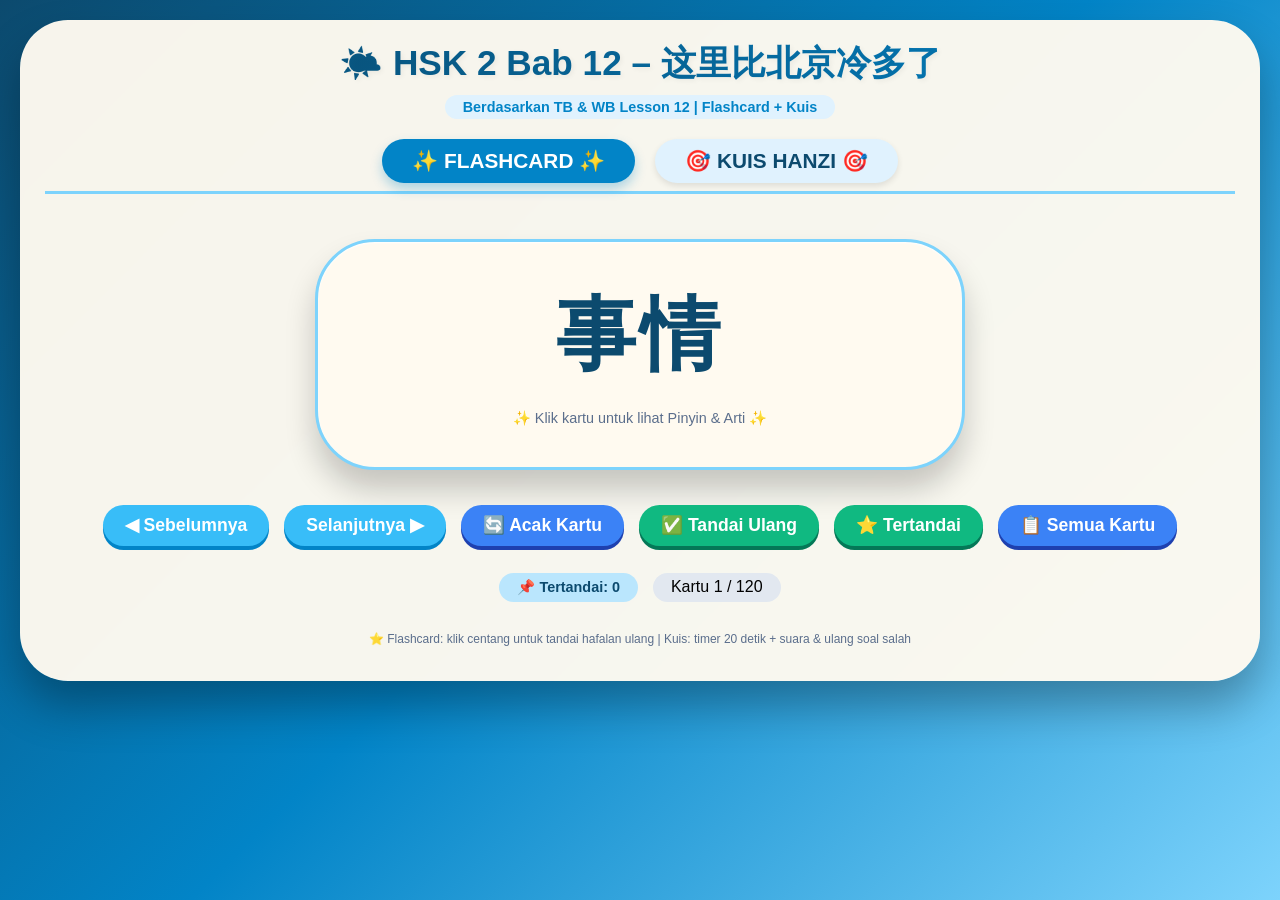
<file: data/wo1/KOSAKATA BAB 12.html>
<!DOCTYPE html>
<html lang="id">
<head>
    <meta charset="UTF-8">
    <meta name="viewport" content="width=device-width, initial-scale=1.0, user-scalable=yes">
    <title>HSK 2 Bab 12 – 这里比北京冷多了 | Flashcard & Kuis</title>
    <style>
        * {
            margin: 0;
            padding: 0;
            box-sizing: border-box;
            user-select: none;
        }

        body {
            background: linear-gradient(135deg, #0c4a6e 0%, #0284c7 50%, #7dd3fc 100%);
            font-family: 'Arial', 'Segoe UI', sans-serif;
            min-height: 100vh;
            padding: 20px;
        }

        .app-container {
            max-width: 1300px;
            margin: 0 auto;
            background: rgba(255, 250, 240, 0.97);
            border-radius: 48px;
            box-shadow: 0 25px 45px rgba(0,0,0,0.3);
            overflow: hidden;
            padding: 20px 25px 35px;
            backdrop-filter: blur(2px);
        }

        .title-section {
            text-align: center;
            margin-bottom: 20px;
        }
        h1 {
            font-size: 2.2rem;
            background: linear-gradient(120deg, #0c4a6e, #0284c7);
            background-clip: text;
            -webkit-background-clip: text;
            color: transparent;
            text-shadow: 2px 2px 5px rgba(0,0,0,0.05);
        }
        .watermark {
            font-size: 0.9rem;
            color: #0284c7;
            font-weight: bold;
            background: #e0f2fe;
            display: inline-block;
            padding: 4px 18px;
            border-radius: 40px;
            margin-top: 8px;
            font-family: 'Arial', sans-serif;
        }

        .tabs {
            display: flex;
            gap: 20px;
            justify-content: center;
            margin-bottom: 25px;
            border-bottom: 3px solid #7dd3fc;
            padding-bottom: 8px;
        }
        .tab-btn {
            background: #e0f2fe;
            border: none;
            font-size: 1.3rem;
            font-weight: bold;
            padding: 10px 30px;
            border-radius: 60px;
            cursor: pointer;
            transition: 0.2s;
            color: #0c4a6e;
            font-family: 'Arial', sans-serif;
            box-shadow: 0 3px 6px rgba(0,0,0,0.1);
        }
        .tab-btn.active {
            background: #0284c7;
            color: white;
            box-shadow: 0 6px 12px rgba(2,132,199,0.3);
        }
        .tab-content {
            display: none;
            animation: fade 0.3s ease;
        }
        .tab-content.active {
            display: block;
        }
        @keyframes fade {
            from { opacity: 0; transform: translateY(8px);}
            to { opacity: 1; transform: translateY(0);}
        }

        .flashcard-area {
            display: flex;
            flex-direction: column;
            align-items: center;
        }
        .card {
            background: #fffaf0;
            border-radius: 60px;
            box-shadow: 0 20px 30px rgba(0,0,0,0.2), inset 0 1px 2px white;
            padding: 40px 25px;
            text-align: center;
            width: 100%;
            max-width: 650px;
            margin: 20px auto;
            cursor: pointer;
            transition: 0.2s;
            border: 3px solid #7dd3fc;
        }
        .card:hover { transform: scale(1.02); background: #f0f9ff; }
        .card-hanzi {
            font-family: 'Simsun', '宋体', 'Times New Roman', serif;
            font-size: 5rem;
            font-weight: 800;
            color: #0c4a6e;
            letter-spacing: 4px;
            margin-bottom: 20px;
            word-break: break-word;
        }
        .card-pinyin {
            font-family: 'Times New Roman', Times, serif;
            font-size: 1.9rem;
            color: #2c5282;
            margin: 12px 0;
            font-weight: 500;
        }
        .card-arti {
            font-family: 'Arial', sans-serif;
            font-size: 1.5rem;
            background: #e0f2fe;
            display: inline-block;
            padding: 8px 22px;
            border-radius: 50px;
            color: #0c4a6e;
        }
        .info-text {
            font-family: 'Arial', sans-serif;
            font-size: 0.9rem;
            margin-top: 12px;
            color: #5b6e8c;
        }
        .nav-buttons {
            display: flex;
            gap: 15px;
            justify-content: center;
            flex-wrap: wrap;
            margin: 15px 0;
        }
        button {
            background: #38bdf8;
            border: none;
            padding: 10px 22px;
            font-size: 1.1rem;
            font-weight: bold;
            border-radius: 50px;
            cursor: pointer;
            font-family: 'Arial', sans-serif;
            transition: 0.1s;
            color: white;
            box-shadow: 0 4px 0 #0284c7;
        }
        button:active {
            transform: translateY(2px);
            box-shadow: 0 1px 0 #0284c7;
        }
        .shuffle-btn { background: #3b82f6; box-shadow: 0 4px 0 #1e40af; }
        .checklist-btn { background: #10b981; box-shadow: 0 4px 0 #047857; }
        .review-badge {
            margin-top: 12px;
            display: flex;
            gap: 15px;
            justify-content: center;
            flex-wrap: wrap;
        }
        .mark-info {
            background: #bae6fd;
            padding: 6px 18px;
            border-radius: 40px;
            font-family: 'Arial', sans-serif;
            font-weight: bold;
            font-size: 0.9rem;
            color: #0c4a6e;
        }
        .counter {
            font-family: 'Arial', sans-serif;
            font-size: 1rem;
            background: #e2e8f0;
            padding: 5px 18px;
            border-radius: 30px;
            display: inline-block;
        }

        .quiz-area { text-align: center; }
        .timer-bar {
            background: #f0f9ff;
            padding: 10px 20px;
            border-radius: 60px;
            display: flex;
            align-items: center;
            gap: 15px;
            justify-content: space-between;
            flex-wrap: wrap;
            margin-bottom: 20px;
        }
        .timer-label { font-weight: bold; background: #7dd3fc; padding: 5px 15px; border-radius: 40px; color: #0c4a6e; }
        .progress-container { flex: 2; background-color: #e2e8f0; border-radius: 30px; height: 18px; overflow: hidden; }
        .time-progress { width: 100%; height: 100%; background: linear-gradient(90deg, #38bdf8, #0284c7); border-radius: 30px; transition: width 0.1s linear; }
        .time-warning { background: linear-gradient(90deg, #ef4444, #f97316); }
        .timer-digit { font-family: monospace; font-size: 1.6rem; font-weight: 800; background: #0f172a; color: #fef9c3; padding: 4px 18px; border-radius: 50px; min-width: 100px; }
        .quiz-question { background: #f0f9ff; border-radius: 70px; padding: 25px; margin: 15px 0; box-shadow: 0 10px 15px rgba(0,0,0,0.1); }
        .quiz-arti { font-family: 'Arial', sans-serif; font-size: 2rem; font-weight: bold; color: #0c4a6e; background: #bae6fd; display: inline-block; padding: 10px 30px; border-radius: 60px; }
        .options-grid { display: grid; grid-template-columns: repeat(auto-fit, minmax(180px, 1fr)); gap: 18px; margin: 25px 0; }
        .quiz-option {
            font-family: 'Simsun', '宋体', serif;
            font-size: 1.5rem;
            font-weight: bold;
            background: linear-gradient(145deg, #f0f9ff, #e0f2fe);
            border: 3px solid #7dd3fc;
            border-radius: 70px;
            padding: 14px 8px;
            cursor: pointer;
            transition: 0.1s;
            text-align: center;
            color: #0c4a6e;
            box-shadow: 0 5px 0 #0284c7;
        }
        .quiz-option:hover:not(:disabled) { transform: translateY(-2px); background: #bae6fd; }
        .quiz-option:active:not(:disabled) { transform: translateY(2px); box-shadow: 0 2px 0 #0284c7; }
        .disabled-opt { opacity: 0.6; cursor: not-allowed; }
        .feedback { font-family: 'Arial', sans-serif; font-size: 1.2rem; padding: 12px; border-radius: 50px; margin: 15px 0; background: #f1f5f9; font-weight: bold; }
        .score-area { font-family: 'Arial', sans-serif; font-size: 1.2rem; background: #7dd3fc; display: inline-block; padding: 6px 22px; border-radius: 40px; margin-bottom: 12px; color: #0c4a6e; }
        .quiz-buttons { display: flex; gap: 12px; justify-content: center; flex-wrap: wrap; }
        .next-quiz { background: #10b981; box-shadow: 0 4px 0 #047857; }
        .reset-quiz { background: #ef4444; box-shadow: 0 4px 0 #b91c1c; }
        .repeat-wrong { background: #8b5cf6; box-shadow: 0 4px 0 #5b21b6; }
        footer { text-align: center; margin-top: 30px; font-size: 0.75rem; color: #5b6e8c; }

        @media (max-width: 640px) {
            .card-hanzi { font-size: 3rem; }
            .quiz-arti { font-size: 1.4rem; }
            .quiz-option { font-size: 1.1rem; padding: 10px 5px; }
            .tab-btn { font-size: 1rem; padding: 6px 18px; }
        }
    </style>
</head>
<body>
<div class="app-container">
    <div class="title-section">
        <h1>🌤️ HSK 2 Bab 12 – 这里比北京冷多了</h1>
        <div class="watermark">Berdasarkan TB & WB Lesson 12 | Flashcard + Kuis</div>
    </div>

    <div class="tabs">
        <button class="tab-btn active" data-tab="flashcard">✨ FLASHCARD ✨</button>
        <button class="tab-btn" data-tab="quiz">🎯 KUIS HANZI 🎯</button>
    </div>

    <!-- FLASHCARD -->
    <div id="flashcardTab" class="tab-content active">
        <div class="flashcard-area">
            <div class="card" id="flashcardCard">
                <div class="card-hanzi" id="cardHanzi">...</div>
                <div class="card-pinyin" id="cardPinyin" style="display: none;"></div>
                <div class="card-arti" id="cardArti" style="display: none;"></div>
                <div class="info-text">✨ Klik kartu untuk lihat Pinyin & Arti ✨</div>
            </div>
            <div class="nav-buttons">
                <button id="prevCardBtn">◀ Sebelumnya</button>
                <button id="nextCardBtn">Selanjutnya ▶</button>
                <button id="shuffleFlashBtn" class="shuffle-btn">🔄 Acak Kartu</button>
                <button id="markReviewBtn" class="checklist-btn">✅ Tandai Ulang</button>
                <button id="showMarkedBtn" class="checklist-btn">⭐ Tertandai</button>
                <button id="showAllFlashBtn" class="shuffle-btn">📋 Semua Kartu</button>
            </div>
            <div class="review-badge">
                <span class="mark-info" id="markedCountBadge">📌 Tertandai: 0</span>
                <span class="counter" id="flashCounter">Kartu 1 / 60</span>
            </div>
        </div>
    </div>

    <!-- KUIS -->
    <div id="quizTab" class="tab-content">
        <div class="quiz-area">
            <div class="score-area">🏆 SKOR: <span id="quizScore">0</span> / <span id="totalQuizCount">60</span></div>
            <div class="timer-bar">
                <span class="timer-label">⏱ WAKTU</span>
                <div class="progress-container">
                    <div class="time-progress" id="timeProgress" style="width: 100%;"></div>
                </div>
                <span class="timer-digit" id="timerDisplay">20 detik</span>
            </div>
            <div class="quiz-question">
                <div class="quiz-arti" id="questionArti">Memperkenalkan</div>
            </div>
            <div class="options-grid" id="quizOptionsGrid"></div>
            <div class="feedback" id="quizFeedback">🌸 Pilih Hanzi yang sesuai dengan arti di atas 🌸</div>
            <div class="quiz-buttons">
                <button id="nextQuizBtn" class="next-quiz">▶ Soal Berikutnya</button>
                <button id="resetQuizBtn" class="reset-quiz">🔄 Mulai Baru</button>
                <button id="repeatWrongBtn" class="repeat-wrong">🔁 Ulangi Soal Salah</button>
            </div>
        </div>
    </div>
    <footer>⭐ Flashcard: klik centang untuk tandai hafalan ulang | Kuis: timer 20 detik + suara & ulang soal salah</footer>
</div>

<script>
    // ======================= KOSAKATA BAB 12 =======================
    // Diambil dari file KOSAKATA BAB 12.txt
    const vocabulary = [
        // Kata Benda
        { hanzi: "事情", pinyin: "shìqing", arti: "urusan / hal / masalah" },
        { hanzi: "天气", pinyin: "tiānqì", arti: "cuaca" },
        { hanzi: "晴天", pinyin: "qíngtiān", arti: "cuaca cerah / hari cerah" },
        { hanzi: "阴天", pinyin: "yīntiān", arti: "cuaca mendung / hari mendung" },
        { hanzi: "外面", pinyin: "wàimiàn", arti: "di luar / luar ruangan" },
        { hanzi: "地铁", pinyin: "dìtiě", arti: "kereta bawah tanah / MRT" },
        { hanzi: "地铁站", pinyin: "dìtiězhàn", arti: "stasiun MRT" },
        { hanzi: "站", pinyin: "zhàn", arti: "halte / stasiun / pemberhentian" },
        { hanzi: "楼", pinyin: "lóu", arti: "gedung / lantai" },
        { hanzi: "小时候", pinyin: "xiǎoshíhou", arti: "waktu kecil / masa kanak-kanak" },
        { hanzi: "医院", pinyin: "yīyuàn", arti: "rumah sakit" },
        { hanzi: "药店", pinyin: "yàodiàn", arti: "apotek" },
        { hanzi: "药", pinyin: "yào", arti: "obat" },
        { hanzi: "医生", pinyin: "yīshēng", arti: "dokter" },
        { hanzi: "身体", pinyin: "shēntǐ", arti: "badan / kesehatan" },
        { hanzi: "颜色", pinyin: "yánsè", arti: "warna" },
        { hanzi: "白色", pinyin: "báisè", arti: "putih" },
        { hanzi: "黑色", pinyin: "hēisè", arti: "hitam" },
        { hanzi: "红色", pinyin: "hóngsè", arti: "merah" },
        { hanzi: "公交车", pinyin: "gōngjiāochē", arti: "bus" },
        { hanzi: "出租车", pinyin: "chūzūchē", arti: "taksi" },
        { hanzi: "学校", pinyin: "xuéxiào", arti: "sekolah" },
        { hanzi: "教室", pinyin: "jiàoshì", arti: "ruang kelas" },
        { hanzi: "饭店", pinyin: "fàndiàn", arti: "restoran" },
        { hanzi: "饭馆", pinyin: "fànguǎn", arti: "restoran" },
        { hanzi: "超市", pinyin: "chāoshì", arti: "supermarket" },
        { hanzi: "朋友", pinyin: "péngyou", arti: "teman" },
        { hanzi: "电话", pinyin: "diànhuà", arti: "telepon" },
        { hanzi: "裤子", pinyin: "kùzi", arti: "celana" },
        { hanzi: "小狗", pinyin: "xiǎogǒu", arti: "anjing kecil" },
        // Kata Kerja
        { hanzi: "下雪", pinyin: "xià xuě", arti: "turun salju" },
        { hanzi: "下雨", pinyin: "xià yǔ", arti: "turun hujan" },
        { hanzi: "跑步", pinyin: "pǎobù", arti: "berlari / joging" },
        { hanzi: "开车", pinyin: "kāichē", arti: "menyetir / mengendarai mobil" },
        { hanzi: "坐地铁", pinyin: "zuò dìtiě", arti: "naik MRT" },
        { hanzi: "打电话", pinyin: "dǎ diànhuà", arti: "menelepon" },
        { hanzi: "上课", pinyin: "shàngkè", arti: "mengajar / menghadiri kelas" },
        { hanzi: "出去", pinyin: "chūqù", arti: "pergi ke luar" },
        { hanzi: "进去", pinyin: "jìnqù", arti: "masuk ke dalam" },
        { hanzi: "回来", pinyin: "huílái", arti: "kembali (ke sini)" },
        { hanzi: "等", pinyin: "děng", arti: "menunggu" },
        { hanzi: "见", pinyin: "jiàn", arti: "bertemu" },
        { hanzi: "准备", pinyin: "zhǔnbèi", arti: "mempersiapkan" },
        { hanzi: "穿", pinyin: "chuān", arti: "memakai (pakaian)" },
        { hanzi: "带", pinyin: "dài", arti: "membawa" },
        { hanzi: "买", pinyin: "mǎi", arti: "membeli" },
        { hanzi: "卖", pinyin: "mài", arti: "menjual" },
        { hanzi: "休息", pinyin: "xiūxi", arti: "istirahat" },
        { hanzi: "睡觉", pinyin: "shuìjiào", arti: "tidur" },
        { hanzi: "生病", pinyin: "shēngbìng", arti: "sakit" },
        { hanzi: "动", pinyin: "dòng", arti: "bergerak" },
        { hanzi: "说", pinyin: "shuō", arti: "bicara / mengatakan" },
        { hanzi: "想", pinyin: "xiǎng", arti: "mau / berpikir / rindu" },
        // Kata Sifat
        { hanzi: "冷", pinyin: "lěng", arti: "dingin" },
        { hanzi: "热", pinyin: "rè", arti: "panas" },
        { hanzi: "晴", pinyin: "qíng", arti: "cerah (cuaca)" },
        { hanzi: "阴", pinyin: "yīn", arti: "mendung (cuaca)" },
        { hanzi: "快", pinyin: "kuài", arti: "cepat" },
        { hanzi: "慢", pinyin: "màn", arti: "lambat" },
        { hanzi: "高", pinyin: "gāo", arti: "tinggi" },
        { hanzi: "舒服", pinyin: "shūfu", arti: "nyaman / enak (badan)" },
        { hanzi: "快乐", pinyin: "kuàilè", arti: "bahagia" },
        { hanzi: "好", pinyin: "hǎo", arti: "baik / bagus" },
        { hanzi: "大", pinyin: "dà", arti: "besar" },
        { hanzi: "小", pinyin: "xiǎo", arti: "kecil" },
        { hanzi: "多", pinyin: "duō", arti: "banyak" },
        { hanzi: "少", pinyin: "shǎo", arti: "sedikit" },
        // Kata Keterangan & Partikel
        { hanzi: "正", pinyin: "zhèng", arti: "sedang (aksi berlangsung saat itu)" },
        { hanzi: "从小", pinyin: "cóngxiǎo", arti: "sejak kecil" },
        { hanzi: "好", pinyin: "hǎo", arti: "sangat / amat (di depan adjektiva)" },
        { hanzi: "最", pinyin: "zuì", arti: "paling (superlatif)" },
        { hanzi: "很", pinyin: "hěn", arti: "sangat" },
        { hanzi: "非常", pinyin: "fēicháng", arti: "sangat luar biasa" },
        { hanzi: "太", pinyin: "tài", arti: "terlalu" },
        { hanzi: "还", pinyin: "hái", arti: "masih / bahkan" },
        { hanzi: "也", pinyin: "yě", arti: "juga" },
        { hanzi: "都", pinyin: "dōu", arti: "semuanya" },
        { hanzi: "已经", pinyin: "yǐjīng", arti: "sudah" },
        { hanzi: "马上", pinyin: "mǎshàng", arti: "segera" },
        { hanzi: "现在", pinyin: "xiànzài", arti: "sekarang" },
        { hanzi: "昨天", pinyin: "zuótiān", arti: "kemarin" },
        { hanzi: "今天", pinyin: "jīntiān", arti: "hari ini" },
        { hanzi: "明天", pinyin: "míngtiān", arti: "besok" },
        // Preposisi & Konjungsi
        { hanzi: "比", pinyin: "bǐ", arti: "daripada (perbandingan)" },
        { hanzi: "得", pinyin: "de", arti: "partikel penghubung komplemen" },
        { hanzi: "了", pinyin: "le", arti: "partikel aspek / perubahan keadaan" },
        { hanzi: "着", pinyin: "zhe", arti: "partikel aspek (keadaan berlangsung)" },
        { hanzi: "跟", pinyin: "gēn", arti: "dengan (bersama)" },
        { hanzi: "从", pinyin: "cóng", arti: "dari" },
        { hanzi: "在", pinyin: "zài", arti: "di / sedang" },
        // Kata Tanya
        { hanzi: "什么", pinyin: "shénme", arti: "apa" },
        { hanzi: "哪儿", pinyin: "nǎr", arti: "di mana" },
        { hanzi: "哪里", pinyin: "nǎlǐ", arti: "di mana" },
        { hanzi: "谁", pinyin: "shéi", arti: "siapa" },
        { hanzi: "怎么", pinyin: "zěnme", arti: "bagaimana (cara)" },
        { hanzi: "怎么样", pinyin: "zěnmeyàng", arti: "bagaimana (keadaan)" },
        { hanzi: "多少", pinyin: "duōshao", arti: "berapa (jumlah)" },
        { hanzi: "几", pinyin: "jǐ", arti: "berapa (angka kecil)" },
        { hanzi: "哪个", pinyin: "nǎge", arti: "yang mana" },
        // Pola Tata Bahasa & Frasa
        { hanzi: "A 比 B + Adjektiva + 多了/得多", pinyin: "A bǐ B + adj + duō le/duō", arti: "A jauh lebih ... daripada B" },
        { hanzi: "A 比 B + Verba + 得 + Komplemen", pinyin: "A bǐ B + verb + de + complement", arti: "A ...-nya lebih ... daripada B" },
        { hanzi: "Verba + Objek + Verba + 得 + Komplemen + 比 + ...", pinyin: "Verb + obj + verb + de + comp + bǐ", arti: "dengan objek dipindah atau verba diulang" },
        { hanzi: "正 + Verba (+ 着)", pinyin: "zhèng + verb (+ zhe)", arti: "Sedang ... (pada saat itu)" },
        { hanzi: "从小 + ...", pinyin: "cóngxiǎo + ...", arti: "Sejak kecil ..." },
        { hanzi: "好 + Adjektiva", pinyin: "hǎo + adj", arti: "Sangat ... (menekankan)" },
        // Frasa & Ungkapan
        { hanzi: "你那里天气怎么样？", pinyin: "nǐ nàli tiānqì zěnmeyàng?", arti: "Cuaca di tempatmu bagaimana?" },
        { hanzi: "北京这几天虽然是晴天", pinyin: "Běijīng zhè jǐ tiān suīrán shì qíngtiān", arti: "Meskipun Beijing beberapa hari ini cerah" },
        { hanzi: "但是有点儿冷", pinyin: "dànshì yǒudiǎnr lěng", arti: "tapi agak dingin" },
        { hanzi: "冷多了", pinyin: "lěng duō le", arti: "jauh lebih dingin" },
        { hanzi: "冷得多", pinyin: "lěng de duō", arti: "jauh lebih dingin" },
        { hanzi: "下得大不大？", pinyin: "xià de dà bu dà?", arti: "Turunnya besar tidak? (salju/hujan)" },
        { hanzi: "多穿点儿衣服", pinyin: "duō chuān diǎnr yīfu", arti: "Pakai baju lebih banyak" },
        { hanzi: "一次多买点儿", pinyin: "yī cì duō mǎi diǎnr", arti: "Sekali beli lebih banyak" },
        { hanzi: "阴天下雪什么的", pinyin: "yīntiān xiàxuě shénme de", arti: "Hari mendung atau turun salju dan sebagainya" },
        { hanzi: "坐地铁比坐公交车快多了", pinyin: "zuò dìtiě bǐ zuò gōngjiāochē kuài duō le", arti: "Naik MRT jauh lebih cepat daripada naik bus." },
        { hanzi: "你跑步跑得比我快", pinyin: "nǐ pǎobù pǎo de bǐ wǒ kuài", arti: "Kamu berlari lebih cepat dariku." },
        { hanzi: "我今天想出去买点儿吃的", pinyin: "wǒ jīntiān xiǎng chūqù mǎi diǎnr chī de", arti: "Saya mau keluar beli makanan." },
        { hanzi: "一会儿楼下见", pinyin: "yīhuìr lóu xià jiàn", arti: "Nanti ketemu di bawah gedung." },
        { hanzi: "是个大晴天", pinyin: "shì ge dà qíngtiān", arti: "Hari cerah sekali." },
        { hanzi: "让我学习打篮球", pinyin: "ràng wǒ xuéxí dǎ lánqiú", arti: "Menyuruh saya belajar main basket." }
    ];
    const TOTAL_VOCAB = vocabulary.length;

    // ========== FLASHCARD ==========
    let currentDisplayList = [...vocabulary];
    let currentFlashIndex = 0;
    let isFlipped = false;
    let markedIndices = new Set();

    function updateMarkedBadge() { document.getElementById("markedCountBadge").innerText = `📌 Tertandai: ${markedIndices.size}`; }
    function shuffleArray(arr) { for (let i = arr.length - 1; i > 0; i--) { const j = Math.floor(Math.random() * (i + 1)); [arr[i], arr[j]] = [arr[j], arr[i]]; } return arr; }
    function renderFlashcard() {
        if (currentDisplayList.length === 0) { document.getElementById("cardHanzi").innerText = "Tidak ada kartu"; return; }
        const item = currentDisplayList[currentFlashIndex];
        document.getElementById("cardHanzi").innerText = item.hanzi;
        const pinyinEl = document.getElementById("cardPinyin");
        const artiEl = document.getElementById("cardArti");
        if (!isFlipped) { pinyinEl.style.display = "none"; artiEl.style.display = "none"; }
        else { pinyinEl.style.display = "block"; artiEl.style.display = "inline-block"; pinyinEl.innerText = item.pinyin; artiEl.innerText = item.arti; }
        document.getElementById("flashCounter").innerText = `Kartu ${currentFlashIndex+1} / ${currentDisplayList.length}`;
    }
    function flipCard() { isFlipped = !isFlipped; renderFlashcard(); }
    function nextFlash() { if(currentDisplayList.length){ currentFlashIndex = (currentFlashIndex+1)%currentDisplayList.length; isFlipped=false; renderFlashcard(); } }
    function prevFlash() { if(currentDisplayList.length){ currentFlashIndex = (currentFlashIndex-1+currentDisplayList.length)%currentDisplayList.length; isFlipped=false; renderFlashcard(); } }
    function toggleMarkCurrent() {
        if(currentDisplayList.length===0) return;
        const currentVoc = currentDisplayList[currentFlashIndex];
        const origIdx = vocabulary.findIndex(v => v.hanzi === currentVoc.hanzi && v.pinyin === currentVoc.pinyin);
        if(origIdx !== -1){
            if(markedIndices.has(origIdx)) markedIndices.delete(origIdx);
            else markedIndices.add(origIdx);
            updateMarkedBadge();
            alert(markedIndices.has(origIdx) ? `✅ ${currentVoc.hanzi} ditandai ulang` : `❌ ${currentVoc.hanzi} dihapus dari tandai`);
        }
    }
    function showMarkedOnly() {
        const markedVoc = [];
        for(let idx of markedIndices) markedVoc.push(vocabulary[idx]);
        if(markedVoc.length===0){ alert("Belum ada kartu ditandai. Klik ✅ Tandai Ulang pada kartu."); return; }
        currentDisplayList = [...markedVoc];
        currentFlashIndex = 0; isFlipped=false; renderFlashcard();
    }
    function showAllFlash() { currentDisplayList = [...vocabulary]; currentFlashIndex=0; isFlipped=false; renderFlashcard(); }
    function shuffleFlash() { currentDisplayList = shuffleArray([...currentDisplayList]); currentFlashIndex=0; isFlipped=false; renderFlashcard(); }

    // ========== KUIS ==========
    let audioCtx = null;
    function initAudio() { if(!audioCtx) audioCtx = new (window.AudioContext||window.webkitAudioContext)(); return audioCtx; }
    function playTone(freq, dur, vol=0.2) { let ctx=initAudio(); if(ctx.state==='suspended') ctx.resume().then(()=>_play(ctx,freq,dur,vol)).catch(e=>{}); else _play(ctx,freq,dur,vol); }
    function _play(ctx,freq,dur,vol){ let osc=ctx.createOscillator(), gain=ctx.createGain(); osc.connect(gain); gain.connect(ctx.destination); osc.frequency.value=freq; gain.gain.value=vol; osc.start(); gain.gain.exponentialRampToValueAtTime(0.0001, ctx.currentTime+dur); osc.stop(ctx.currentTime+dur); }
    function playCorrect() { playTone(880,0.12,0.25); setTimeout(()=>playTone(1100,0.2,0.25),130); setTimeout(()=>playTone(1320,0.25,0.2),280); }
    function playWrong() { let ctx=initAudio(); if(ctx.state==='suspended') ctx.resume().then(()=>_playWrong(ctx)).catch(e=>{}); else _playWrong(ctx); }
    function _playWrong(ctx){ let osc=ctx.createOscillator(), gain=ctx.createGain(); osc.connect(gain); gain.connect(ctx.destination); osc.frequency.value=220; gain.gain.value=0.35; osc.start(); let lfo=ctx.createOscillator(), lfoG=ctx.createGain(); lfo.connect(lfoG); lfoG.connect(gain.gain); lfo.frequency.value=18; lfoG.gain.value=0.25; lfo.start(); gain.gain.exponentialRampToValueAtTime(0.0001, ctx.currentTime+0.5); osc.stop(ctx.currentTime+0.5); lfo.stop(ctx.currentTime+0.5); }

    let quizQuestionsOrder = [];
    let currentQIndex = 0;
    let quizScore = 0;
    let quizAnswered = false;
    let timerInterval = null;
    let timeLeft = 20;
    let currentQuestionVocab = null;
    let currentOptions = [];
    let wrongIndices = [];
    let quizMode = "normal";
    let repeatList = [];

    const quizScoreSpan = document.getElementById("quizScore");
    const totalQuizSpan = document.getElementById("totalQuizCount");
    const questionArtiSpan = document.getElementById("questionArti");
    const optionsGrid = document.getElementById("quizOptionsGrid");
    const quizFeedback = document.getElementById("quizFeedback");
    const nextQuizBtn = document.getElementById("nextQuizBtn");
    const resetQuizBtn = document.getElementById("resetQuizBtn");
    const repeatWrongBtn = document.getElementById("repeatWrongBtn");
    const timeProgress = document.getElementById("timeProgress");
    const timerDisplaySpan = document.getElementById("timerDisplay");

    function stopTimer() { if(timerInterval) clearInterval(timerInterval); timerInterval=null; }
    function startTimer() {
        timeLeft=20; updateTimerUI();
        timerInterval = setInterval(()=>{
            if(quizAnswered) return;
            if(timeLeft<=1){ if(!quizAnswered) finishAnswer(false, true); }
            else { timeLeft--; updateTimerUI(); }
        },1000);
    }
    function updateTimerUI() {
        timerDisplaySpan.innerText = `${timeLeft} detik`;
        let percent = (timeLeft/20)*100;
        timeProgress.style.width=`${percent}%`;
        if(timeLeft<=5) timeProgress.classList.add("time-warning");
        else timeProgress.classList.remove("time-warning");
    }

    function generateOptions(correctHanzi, correctIdx) {
        let others = vocabulary.filter((_,i)=> i!==correctIdx).map(v=>v.hanzi);
        others = shuffleArray([...others]);
        let opts = [correctHanzi];
        for(let i=0; i<Math.min(3, others.length); i++) opts.push(others[i]);
        return shuffleArray(opts);
    }
    function renderQuizOptions() {
        optionsGrid.innerHTML = "";
        currentOptions.forEach(opt => {
            let btn = document.createElement("button");
            btn.className = "quiz-option";
            btn.innerText = opt;
            btn.style.fontFamily = "'Simsun', '宋体', serif";
            btn.addEventListener("click", () => checkAnswer(opt));
            optionsGrid.appendChild(btn);
        });
    }
    function enableOptions(enable) {
        document.querySelectorAll(".quiz-option").forEach(btn => {
            if(enable) { btn.disabled=false; btn.classList.remove("disabled-opt"); }
            else { btn.disabled=true; btn.classList.add("disabled-opt"); }
        });
    }
    function finishAnswer(isCorrect, isTimeout=false) {
        if(quizAnswered) return;
        quizAnswered=true;
        stopTimer();
        if(isCorrect) { playCorrect(); quizScore++; updateQuizUI(); quizFeedback.innerHTML="✅ BENAR! +1 poin ✅"; quizFeedback.style.background="#d1fae5"; }
        else { playWrong(); quizFeedback.innerHTML=`❌ SALAH! Hanzi benar: "${currentQuestionVocab.hanzi}" ❌`; quizFeedback.style.background="#fee2e2";
            if(quizMode==="normal" && !isTimeout) { let wrongIdx = quizQuestionsOrder[currentQIndex]; if(!wrongIndices.includes(wrongIdx)) wrongIndices.push(wrongIdx); } }
        enableOptions(false);
    }
    function checkAnswer(selected) { if(quizAnswered) return; let isCorrect = (selected === currentQuestionVocab.hanzi); finishAnswer(isCorrect, false); }
    function updateQuizUI() { quizScoreSpan.innerText = quizScore; totalQuizSpan.innerText = (quizMode==="repeat"? repeatList.length : TOTAL_VOCAB); }
    function loadQuizQuestion() {
        if(quizMode==="normal" && currentQIndex >= quizQuestionsOrder.length) { endQuiz(); return; }
        if(quizMode==="repeat" && currentQIndex >= repeatList.length) { endQuiz(); return; }
        let vocabIdx = (quizMode==="normal") ? quizQuestionsOrder[currentQIndex] : repeatList[currentQIndex];
        currentQuestionVocab = vocabulary[vocabIdx];
        questionArtiSpan.innerText = currentQuestionVocab.arti;
        currentOptions = generateOptions(currentQuestionVocab.hanzi, vocabIdx);
        renderQuizOptions();
        quizAnswered=false;
        enableOptions(true);
        quizFeedback.innerHTML = "🌸 Pilih Hanzi yang tepat! 🌸";
        quizFeedback.style.background="#f1f5f9";
        stopTimer(); startTimer();
    }
    function nextQuiz() {
        if(!quizAnswered && currentQIndex < (quizMode==="normal"?quizQuestionsOrder.length:repeatList.length)) {
            quizFeedback.innerHTML = "⚠️ Jawab dulu sebelum lanjut! ⚠️"; quizFeedback.style.background="#fef3c7";
            setTimeout(()=>{ if(!quizAnswered) quizFeedback.style.background="#f1f5f9"; },800);
            return;
        }
        currentQIndex++;
        if((quizMode==="normal" && currentQIndex<quizQuestionsOrder.length) || (quizMode==="repeat" && currentQIndex<repeatList.length))
            loadQuizQuestion();
        else endQuiz();
    }
    function endQuiz() {
        stopTimer(); enableOptions(false);
        if(quizMode==="normal"){
            if(wrongIndices.length>0) quizFeedback.innerHTML = `🎉 Selesai! Skor: ${quizScore}/${quizQuestionsOrder.length}. Kamu salah ${wrongIndices.length} soal. Tekan "Ulangi Soal Salah" untuk perbaiki. 🎉`;
            else quizFeedback.innerHTML = `🎉 SEMPURNA! Skor: ${quizScore}/${quizQuestionsOrder.length} 🎉`;
        } else {
            quizFeedback.innerHTML = `🔁 Latihan ulang selesai! Skor: ${quizScore}/${repeatList.length}. Tekan "Mulai Baru" untuk sesi baru. 🔁`;
        }
        questionArtiSpan.innerText = "✨ Kuis Selesai ✨";
        nextQuizBtn.disabled = true;
    }
    function resetQuiz() {
        stopTimer(); quizMode="normal"; wrongIndices=[];
        let indices = Array.from({length:TOTAL_VOCAB}, (_,i)=>i);
        quizQuestionsOrder = shuffleArray([...indices]);
        currentQIndex=0; quizScore=0; quizAnswered=false;
        updateQuizUI(); loadQuizQuestion(); nextQuizBtn.disabled=false;
    }
    function repeatWrong() {
        if(wrongIndices.length===0){ quizFeedback.innerHTML="✨ Tidak ada soal salah! Kamu hebat ✨"; return; }
        stopTimer(); quizMode="repeat"; repeatList = [...wrongIndices];
        currentQIndex=0; quizScore=0; quizAnswered=false;
        updateQuizUI(); loadQuizQuestion(); nextQuizBtn.disabled=false;
        quizFeedback.innerHTML = "🔁 Mode Ulang Soal Salah. Kerjakan dengan baik! 🔁";
    }

    // ========== EVENT LISTENERS ==========
    document.getElementById("flashcardCard").addEventListener("click", flipCard);
    document.getElementById("prevCardBtn").addEventListener("click", prevFlash);
    document.getElementById("nextCardBtn").addEventListener("click", nextFlash);
    document.getElementById("shuffleFlashBtn").addEventListener("click", shuffleFlash);
    document.getElementById("markReviewBtn").addEventListener("click", toggleMarkCurrent);
    document.getElementById("showMarkedBtn").addEventListener("click", showMarkedOnly);
    document.getElementById("showAllFlashBtn").addEventListener("click", showAllFlash);
    nextQuizBtn.addEventListener("click", nextQuiz);
    resetQuizBtn.addEventListener("click", resetQuiz);
    repeatWrongBtn.addEventListener("click", repeatWrong);

    // Tab switching
    document.querySelectorAll(".tab-btn").forEach(btn=>{
        btn.addEventListener("click",()=>{
            let tab = btn.getAttribute("data-tab");
            document.getElementById("flashcardTab").classList.toggle("active", tab==="flashcard");
            document.getElementById("quizTab").classList.toggle("active", tab==="quiz");
            document.querySelectorAll(".tab-btn").forEach(b=>b.classList.remove("active"));
            btn.classList.add("active");
        });
    });

    // Inisialisasi
    function init() {
        showAllFlash();
        updateMarkedBadge();
        resetQuiz();
        document.body.addEventListener("click", ()=>{
            if(audioCtx && audioCtx.state==='suspended') audioCtx.resume();
        }, {once:true});
    }
    init();
</script>
</body>
</html>
</file>
